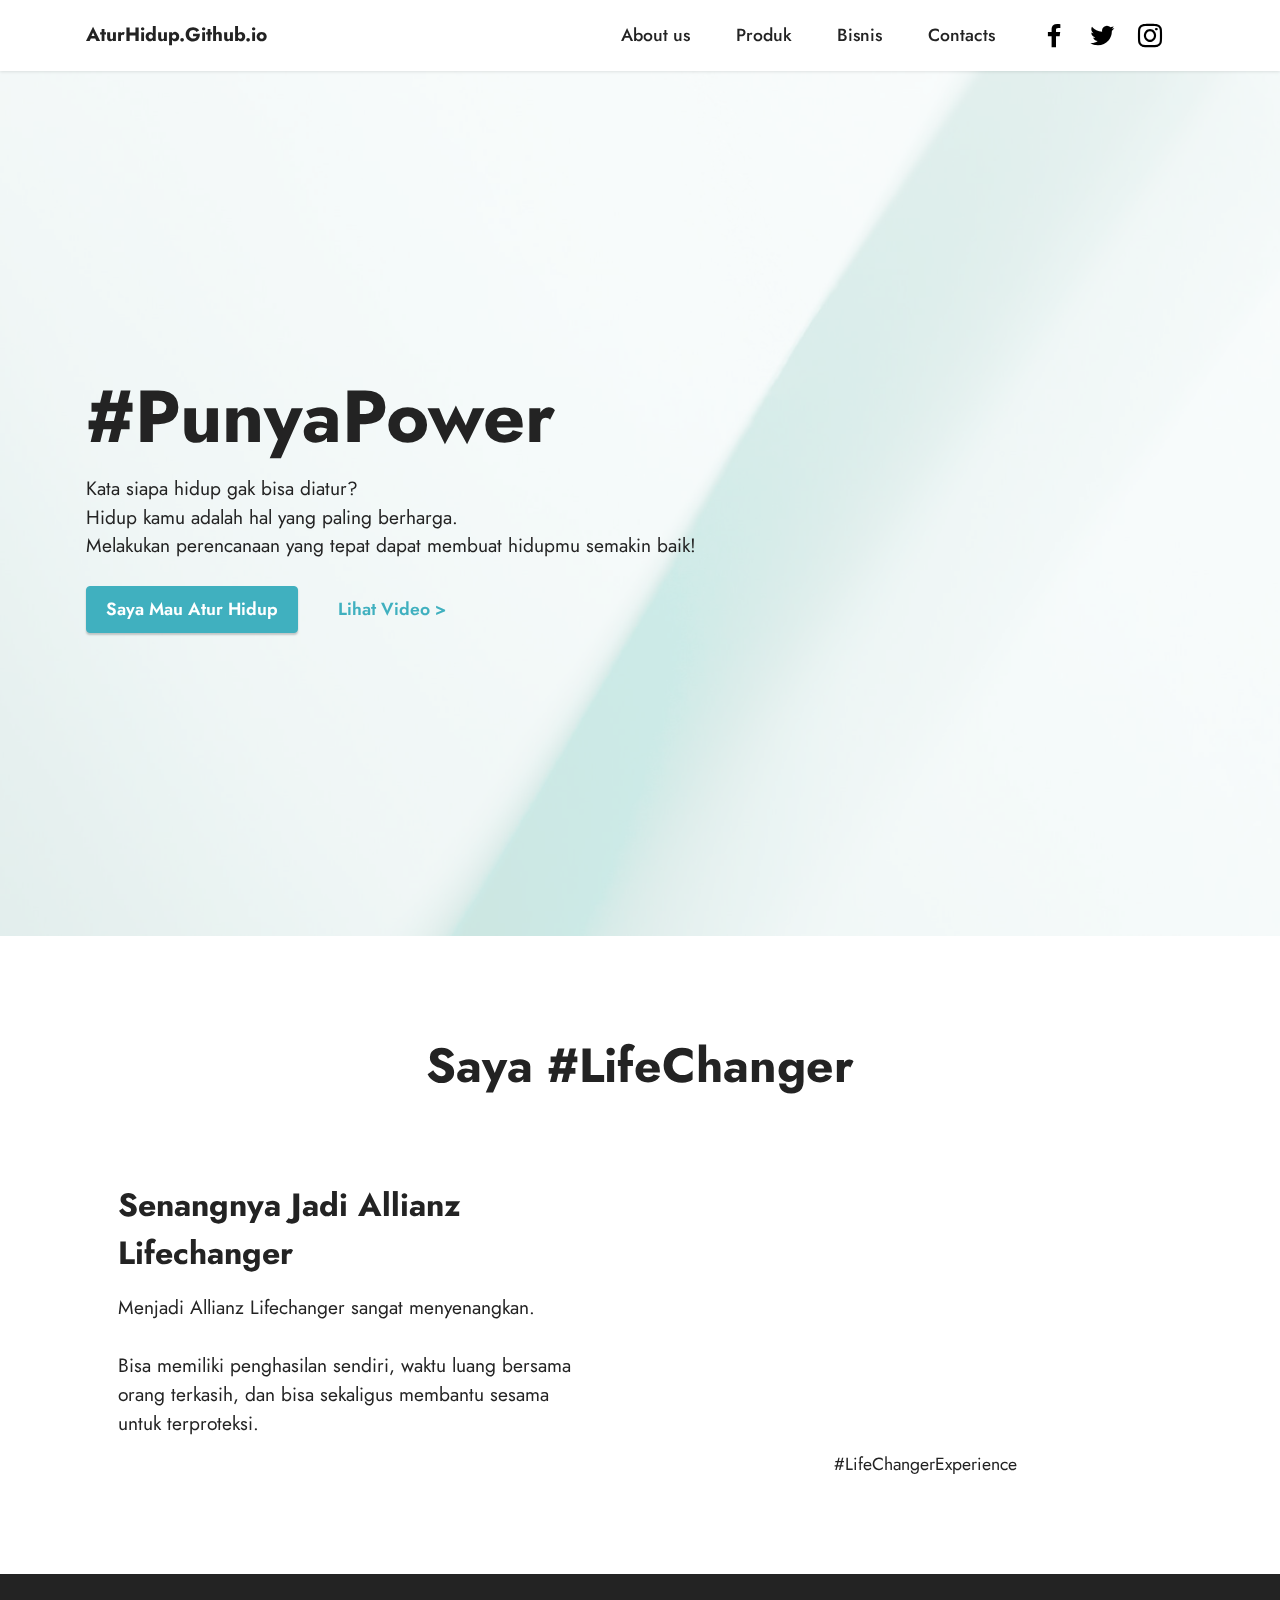
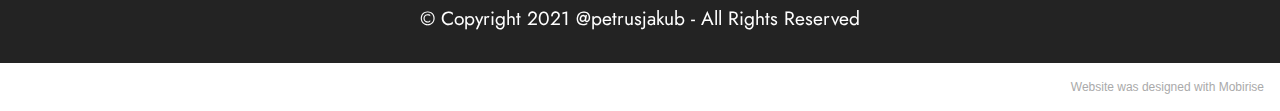
<file: index.html>
<!DOCTYPE html>
<html  >
<head>
  <!-- Site made with Mobirise Website Builder v5.2.0, https://mobirise.com -->
  <meta charset="UTF-8">
  <meta http-equiv="X-UA-Compatible" content="IE=edge">
  <meta name="generator" content="Mobirise v5.2.0, mobirise.com">
  <meta name="viewport" content="width=device-width, initial-scale=1, minimum-scale=1">
  <link rel="shortcut icon" href="assets/images/iconaturhidup2-128x128.png" type="image/x-icon">
  <meta name="description" content="">
  
  
  <title>Home</title>
  <link rel="stylesheet" href="assets/tether/tether.min.css">
  <link rel="stylesheet" href="assets/bootstrap/css/bootstrap.min.css">
  <link rel="stylesheet" href="assets/bootstrap/css/bootstrap-grid.min.css">
  <link rel="stylesheet" href="assets/bootstrap/css/bootstrap-reboot.min.css">
  <link rel="stylesheet" href="assets/dropdown/css/style.css">
  <link rel="stylesheet" href="assets/socicon/css/styles.css">
  <link rel="stylesheet" href="assets/theme/css/style.css">
  <link rel="preload" as="style" href="assets/mobirise/css/mbr-additional.css"><link rel="stylesheet" href="assets/mobirise/css/mbr-additional.css" type="text/css">
  
  
  
  
</head>
<body>
  
  <section class="menu menu3 cid-sno833vabW" once="menu" id="menu3-1">
    
    <nav class="navbar navbar-dropdown navbar-fixed-top navbar-expand-lg">
        <div class="container">
            <div class="navbar-brand">
                
                <span class="navbar-caption-wrap"><a class="navbar-caption text-black display-7" href="https://mobiri.se">AturHidup.Github.io</a></span>
            </div>
            <button class="navbar-toggler" type="button" data-toggle="collapse" data-target="#navbarSupportedContent" aria-controls="navbarNavAltMarkup" aria-expanded="false" aria-label="Toggle navigation">
                <div class="hamburger">
                    <span></span>
                    <span></span>
                    <span></span>
                    <span></span>
                </div>
            </button>
            <div class="collapse navbar-collapse" id="navbarSupportedContent">
                <ul class="navbar-nav nav-dropdown nav-right" data-app-modern-menu="true"><li class="nav-item"><a class="nav-link link text-black text-primary display-4" href="about-us.html" target="_blank">
                            About us</a></li>
                    <li class="nav-item"><a class="nav-link link text-black text-primary display-4" href="produk.html" target="_blank">
                            Produk</a></li><li class="nav-item"><a class="nav-link link text-black text-primary display-4" href="bisnis.html" target="_blank">
                            Bisnis</a></li>
                    <li class="nav-item"><a class="nav-link link text-black text-primary display-4" href="contact-us.html" target="_blank">Contacts</a>
                    </li></ul>
                <div class="icons-menu">
                    <a class="iconfont-wrapper" href="https://mobiri.se" target="_blank">
                        <span class="p-2 mbr-iconfont socicon-facebook socicon"></span>
                    </a>
                    <a class="iconfont-wrapper" href="https://mobiri.se" target="_blank">
                        <span class="p-2 mbr-iconfont socicon-twitter socicon"></span>
                    </a>
                    <a class="iconfont-wrapper" href="https://mobiri.se" target="_blank">
                        <span class="p-2 mbr-iconfont socicon-instagram socicon"></span>
                    </a>
                    
                </div>
                
            </div>
        </div>
    </nav>
</section>

<section class="header2 cid-snob0ca1OY mbr-fullscreen mbr-parallax-background" id="header2-c">

    

    <div class="mbr-overlay" style="opacity: 0.8; background-color: rgb(255, 255, 255);"></div>

    <div class="container">
        <div class="row">
            <div class="col-12 col-lg-7">
                <h1 class="mbr-section-title mbr-fonts-style mb-3 display-1"><strong>#PunyaPower</strong></h1>
                
                <p class="mbr-text mbr-fonts-style display-7">Kata siapa hidup gak bisa diatur?<br>Hidup kamu adalah hal yang paling berharga.<br>Melakukan perencanaan yang tepat dapat membuat hidupmu semakin baik!</p>
                <div class="mbr-section-btn mt-3"><a class="btn btn-success display-4" href="https://mobiri.se">Saya Mau Atur Hidup</a>
                    <a class="btn btn-success-outline display-4" href="https://mobiri.se">Lihat Video &gt;</a></div>
            </div>
        </div>
    </div>
</section>

<section class="video5 cid-snocNFbnYW" id="video5-d">
    
    
    <div class="container">
        <div class="title-wrapper mb-5">
            <h4 class="mbr-section-title mbr-fonts-style mb-0 display-2"><strong>Saya #LifeChanger</strong></h4>
        </div>
        <div class="row align-items-center">
            <div class="col-12 col-lg-6 video-block">
                <div class="video-wrapper"><iframe class="mbr-embedded-video" src="https://www.youtube.com/embed/i00_JGKMHVo?rel=0&amp;amp;showinfo=0&amp;autoplay=0&amp;loop=0" width="1280" height="720" frameborder="0" allowfullscreen></iframe></div>
                <p class="mbr-description pt-2 mbr-fonts-style display-4">
                    #LifeChangerExperience</p>
            </div>
            <div class="col-12 col-lg">
                <div class="text-wrapper">
                    <h3 class="mbr-section-subtitle mbr-fonts-style mb-3 display-5"><strong>Senangnya Jadi Allianz Lifechanger</strong></h3>
                    <p class="mbr-text mbr-fonts-style display-7">Menjadi Allianz Lifechanger sangat menyenangkan.
<br><br>Bisa memiliki penghasilan sendiri, waktu luang bersama orang terkasih, dan bisa sekaligus membantu sesama untuk terproteksi.</p>
                </div>
            </div>
        </div>
    </div>
</section>

<section class="footer7 cid-sno9yp2RLo" once="footers" id="footer7-3">

    

    

    <div class="container">
        <div class="media-container-row align-center mbr-white">
            <div class="col-12">
                <p class="mbr-text mb-0 mbr-fonts-style display-7">
                    © Copyright 2021 @petrusjakub - All Rights Reserved
                </p>
            </div>
        </div>
    </div>
</section><section style="background-color: #fff; font-family: -apple-system, BlinkMacSystemFont, 'Segoe UI', 'Roboto', 'Helvetica Neue', Arial, sans-serif; color:#aaa; font-size:12px; padding: 0; align-items: center; display: flex;"><a href="https://mobirise.site/f" style="flex: 1 1; height: 3rem; padding-left: 1rem;"></a><p style="flex: 0 0 auto; margin:0; padding-right:1rem;">Website was <a href="https://mobirise.site/g" style="color:#aaa;">designed</a> with Mobirise</p></section><script src="assets/web/assets/jquery/jquery.min.js"></script>  <script src="assets/popper/popper.min.js"></script>  <script src="assets/tether/tether.min.js"></script>  <script src="assets/bootstrap/js/bootstrap.min.js"></script>  <script src="assets/smoothscroll/smooth-scroll.js"></script>  <script src="assets/dropdown/js/nav-dropdown.js"></script>  <script src="assets/dropdown/js/navbar-dropdown.js"></script>  <script src="assets/touchswipe/jquery.touch-swipe.min.js"></script>  <script src="assets/parallax/jarallax.min.js"></script>  <script src="assets/playervimeo/vimeo_player.js"></script>  <script src="assets/theme/js/script.js"></script>  
  
  
</body>
</html>
</file>
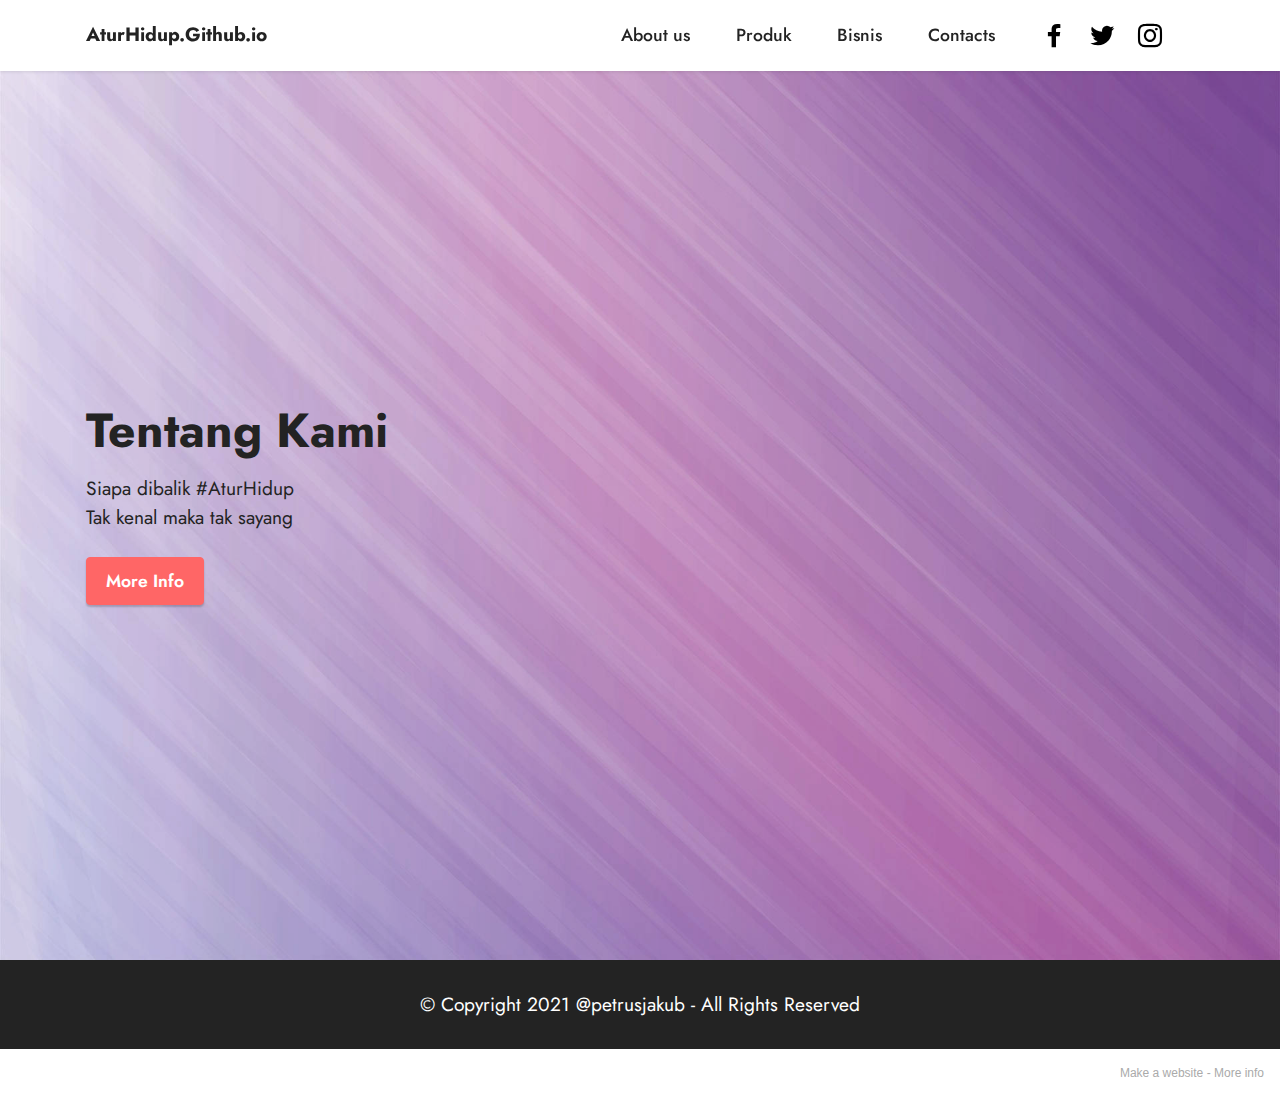
<file: about-us.html>
<!DOCTYPE html>
<html  >
<head>
  <!-- Site made with Mobirise Website Builder v5.2.0, https://mobirise.com -->
  <meta charset="UTF-8">
  <meta http-equiv="X-UA-Compatible" content="IE=edge">
  <meta name="generator" content="Mobirise v5.2.0, mobirise.com">
  <meta name="viewport" content="width=device-width, initial-scale=1, minimum-scale=1">
  <link rel="shortcut icon" href="assets/images/iconaturhidup2-128x128.png" type="image/x-icon">
  <meta name="description" content="">
  
  
  <title>About Us</title>
  <link rel="stylesheet" href="assets/tether/tether.min.css">
  <link rel="stylesheet" href="assets/bootstrap/css/bootstrap.min.css">
  <link rel="stylesheet" href="assets/bootstrap/css/bootstrap-grid.min.css">
  <link rel="stylesheet" href="assets/bootstrap/css/bootstrap-reboot.min.css">
  <link rel="stylesheet" href="assets/dropdown/css/style.css">
  <link rel="stylesheet" href="assets/socicon/css/styles.css">
  <link rel="stylesheet" href="assets/theme/css/style.css">
  <link rel="preload" as="style" href="assets/mobirise/css/mbr-additional.css"><link rel="stylesheet" href="assets/mobirise/css/mbr-additional.css" type="text/css">
  
  
  
  
</head>
<body>
  
  <section class="menu menu3 cid-snoammAnYr" once="menu" id="menu3-a">
    
    <nav class="navbar navbar-dropdown navbar-fixed-top navbar-expand-lg">
        <div class="container">
            <div class="navbar-brand">
                
                <span class="navbar-caption-wrap"><a class="navbar-caption text-black display-7" href="https://mobiri.se">AturHidup.Github.io</a></span>
            </div>
            <button class="navbar-toggler" type="button" data-toggle="collapse" data-target="#navbarSupportedContent" aria-controls="navbarNavAltMarkup" aria-expanded="false" aria-label="Toggle navigation">
                <div class="hamburger">
                    <span></span>
                    <span></span>
                    <span></span>
                    <span></span>
                </div>
            </button>
            <div class="collapse navbar-collapse" id="navbarSupportedContent">
                <ul class="navbar-nav nav-dropdown nav-right" data-app-modern-menu="true"><li class="nav-item"><a class="nav-link link text-black text-primary display-4" href="about-us.html" target="_blank">
                            About us</a></li>
                    <li class="nav-item"><a class="nav-link link text-black text-primary display-4" href="produk.html" target="_blank">
                            Produk</a></li><li class="nav-item"><a class="nav-link link text-black text-primary display-4" href="bisnis.html" target="_blank">
                            Bisnis</a></li>
                    <li class="nav-item"><a class="nav-link link text-black text-primary display-4" href="contact-us.html" target="_blank">Contacts</a>
                    </li></ul>
                <div class="icons-menu">
                    <a class="iconfont-wrapper" href="https://mobiri.se" target="_blank">
                        <span class="p-2 mbr-iconfont socicon-facebook socicon"></span>
                    </a>
                    <a class="iconfont-wrapper" href="https://mobiri.se" target="_blank">
                        <span class="p-2 mbr-iconfont socicon-twitter socicon"></span>
                    </a>
                    <a class="iconfont-wrapper" href="https://mobiri.se" target="_blank">
                        <span class="p-2 mbr-iconfont socicon-instagram socicon"></span>
                    </a>
                    
                </div>
                
            </div>
        </div>
    </nav>
</section>

<section class="header1 cid-snoePa7urq mbr-fullscreen" id="header1-e">

    

    <div class="mbr-overlay" style="opacity: 0.1; background-color: rgb(250, 250, 250);"></div>

    <div class="container">
        <div class="row">
            <div class="col-12 col-lg-5">
                <h1 class="mbr-section-title mbr-fonts-style mb-3 display-2"><strong>Tentang Kami</strong></h1>
                
                <p class="mbr-text mbr-fonts-style display-7">
                    Siapa dibalik #AturHidup<br>Tak kenal maka tak sayang</p>
                <div class="mbr-section-btn mt-3"><a class="btn btn-secondary display-4" href="https://mobiri.se">More Info</a></div>
            </div>
        </div>
    </div>
</section>

<section class="footer7 cid-snoammWfOL" once="footers" id="footer7-b">

    

    

    <div class="container">
        <div class="media-container-row align-center mbr-white">
            <div class="col-12">
                <p class="mbr-text mb-0 mbr-fonts-style display-7">
                    © Copyright 2021 @petrusjakub - All Rights Reserved
                </p>
            </div>
        </div>
    </div>
</section><section style="background-color: #fff; font-family: -apple-system, BlinkMacSystemFont, 'Segoe UI', 'Roboto', 'Helvetica Neue', Arial, sans-serif; color:#aaa; font-size:12px; padding: 0; align-items: center; display: flex;"><a href="https://mobirise.site/c" style="flex: 1 1; height: 3rem; padding-left: 1rem;"></a><p style="flex: 0 0 auto; margin:0; padding-right:1rem;">Make a website - <a href="https://mobirise.site/v" style="color:#aaa;">More info</a></p></section><script src="assets/web/assets/jquery/jquery.min.js"></script>  <script src="assets/popper/popper.min.js"></script>  <script src="assets/tether/tether.min.js"></script>  <script src="assets/bootstrap/js/bootstrap.min.js"></script>  <script src="assets/smoothscroll/smooth-scroll.js"></script>  <script src="assets/dropdown/js/nav-dropdown.js"></script>  <script src="assets/dropdown/js/navbar-dropdown.js"></script>  <script src="assets/touchswipe/jquery.touch-swipe.min.js"></script>  <script src="assets/theme/js/script.js"></script>  
  
  
</body>
</html>
</file>
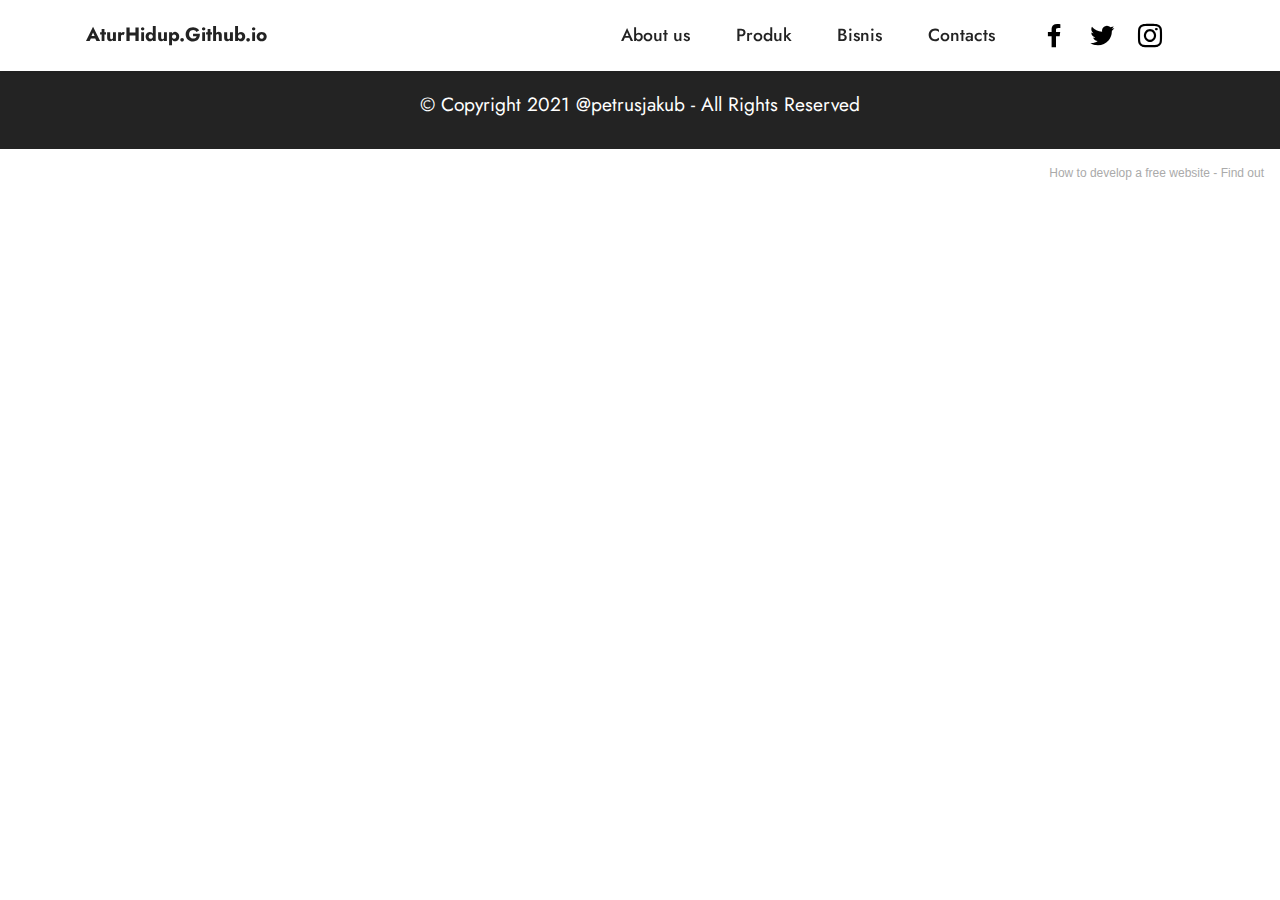
<file: bisnis.html>
<!DOCTYPE html>
<html  >
<head>
  <!-- Site made with Mobirise Website Builder v5.2.0, https://mobirise.com -->
  <meta charset="UTF-8">
  <meta http-equiv="X-UA-Compatible" content="IE=edge">
  <meta name="generator" content="Mobirise v5.2.0, mobirise.com">
  <meta name="viewport" content="width=device-width, initial-scale=1, minimum-scale=1">
  <link rel="shortcut icon" href="assets/images/iconaturhidup2-128x128.png" type="image/x-icon">
  <meta name="description" content="">
  
  
  <title>Bisnis</title>
  <link rel="stylesheet" href="assets/tether/tether.min.css">
  <link rel="stylesheet" href="assets/bootstrap/css/bootstrap.min.css">
  <link rel="stylesheet" href="assets/bootstrap/css/bootstrap-grid.min.css">
  <link rel="stylesheet" href="assets/bootstrap/css/bootstrap-reboot.min.css">
  <link rel="stylesheet" href="assets/dropdown/css/style.css">
  <link rel="stylesheet" href="assets/socicon/css/styles.css">
  <link rel="stylesheet" href="assets/theme/css/style.css">
  <link rel="preload" as="style" href="assets/mobirise/css/mbr-additional.css"><link rel="stylesheet" href="assets/mobirise/css/mbr-additional.css" type="text/css">
  
  
  
  
</head>
<body>
  
  <section class="menu menu3 cid-sno9DKRFpi" once="menu" id="menu3-6">
    
    <nav class="navbar navbar-dropdown navbar-fixed-top navbar-expand-lg">
        <div class="container">
            <div class="navbar-brand">
                
                <span class="navbar-caption-wrap"><a class="navbar-caption text-black display-7" href="https://mobiri.se">AturHidup.Github.io</a></span>
            </div>
            <button class="navbar-toggler" type="button" data-toggle="collapse" data-target="#navbarSupportedContent" aria-controls="navbarNavAltMarkup" aria-expanded="false" aria-label="Toggle navigation">
                <div class="hamburger">
                    <span></span>
                    <span></span>
                    <span></span>
                    <span></span>
                </div>
            </button>
            <div class="collapse navbar-collapse" id="navbarSupportedContent">
                <ul class="navbar-nav nav-dropdown nav-right" data-app-modern-menu="true"><li class="nav-item"><a class="nav-link link text-black text-primary display-4" href="about-us.html" target="_blank">
                            About us</a></li>
                    <li class="nav-item"><a class="nav-link link text-black text-primary display-4" href="produk.html" target="_blank">
                            Produk</a></li><li class="nav-item"><a class="nav-link link text-black text-primary display-4" href="bisnis.html" target="_blank">
                            Bisnis</a></li>
                    <li class="nav-item"><a class="nav-link link text-black text-primary display-4" href="contact-us.html" target="_blank">Contacts</a>
                    </li></ul>
                <div class="icons-menu">
                    <a class="iconfont-wrapper" href="https://mobiri.se" target="_blank">
                        <span class="p-2 mbr-iconfont socicon-facebook socicon"></span>
                    </a>
                    <a class="iconfont-wrapper" href="https://mobiri.se" target="_blank">
                        <span class="p-2 mbr-iconfont socicon-twitter socicon"></span>
                    </a>
                    <a class="iconfont-wrapper" href="https://mobiri.se" target="_blank">
                        <span class="p-2 mbr-iconfont socicon-instagram socicon"></span>
                    </a>
                    
                </div>
                
            </div>
        </div>
    </nav>
</section>

<section class="footer7 cid-sno9DLdG1W" once="footers" id="footer7-7">

    

    

    <div class="container">
        <div class="media-container-row align-center mbr-white">
            <div class="col-12">
                <p class="mbr-text mb-0 mbr-fonts-style display-7">
                    © Copyright 2021 @petrusjakub - All Rights Reserved
                </p>
            </div>
        </div>
    </div>
</section><section style="background-color: #fff; font-family: -apple-system, BlinkMacSystemFont, 'Segoe UI', 'Roboto', 'Helvetica Neue', Arial, sans-serif; color:#aaa; font-size:12px; padding: 0; align-items: center; display: flex;"><a href="https://mobirise.site/p" style="flex: 1 1; height: 3rem; padding-left: 1rem;"></a><p style="flex: 0 0 auto; margin:0; padding-right:1rem;">How to develop a free website - <a href="https://mobirise.site/x" style="color:#aaa;">Find out</a></p></section><script src="assets/web/assets/jquery/jquery.min.js"></script>  <script src="assets/popper/popper.min.js"></script>  <script src="assets/tether/tether.min.js"></script>  <script src="assets/bootstrap/js/bootstrap.min.js"></script>  <script src="assets/smoothscroll/smooth-scroll.js"></script>  <script src="assets/dropdown/js/nav-dropdown.js"></script>  <script src="assets/dropdown/js/navbar-dropdown.js"></script>  <script src="assets/touchswipe/jquery.touch-swipe.min.js"></script>  <script src="assets/theme/js/script.js"></script>  
  
  
</body>
</html>
</file>
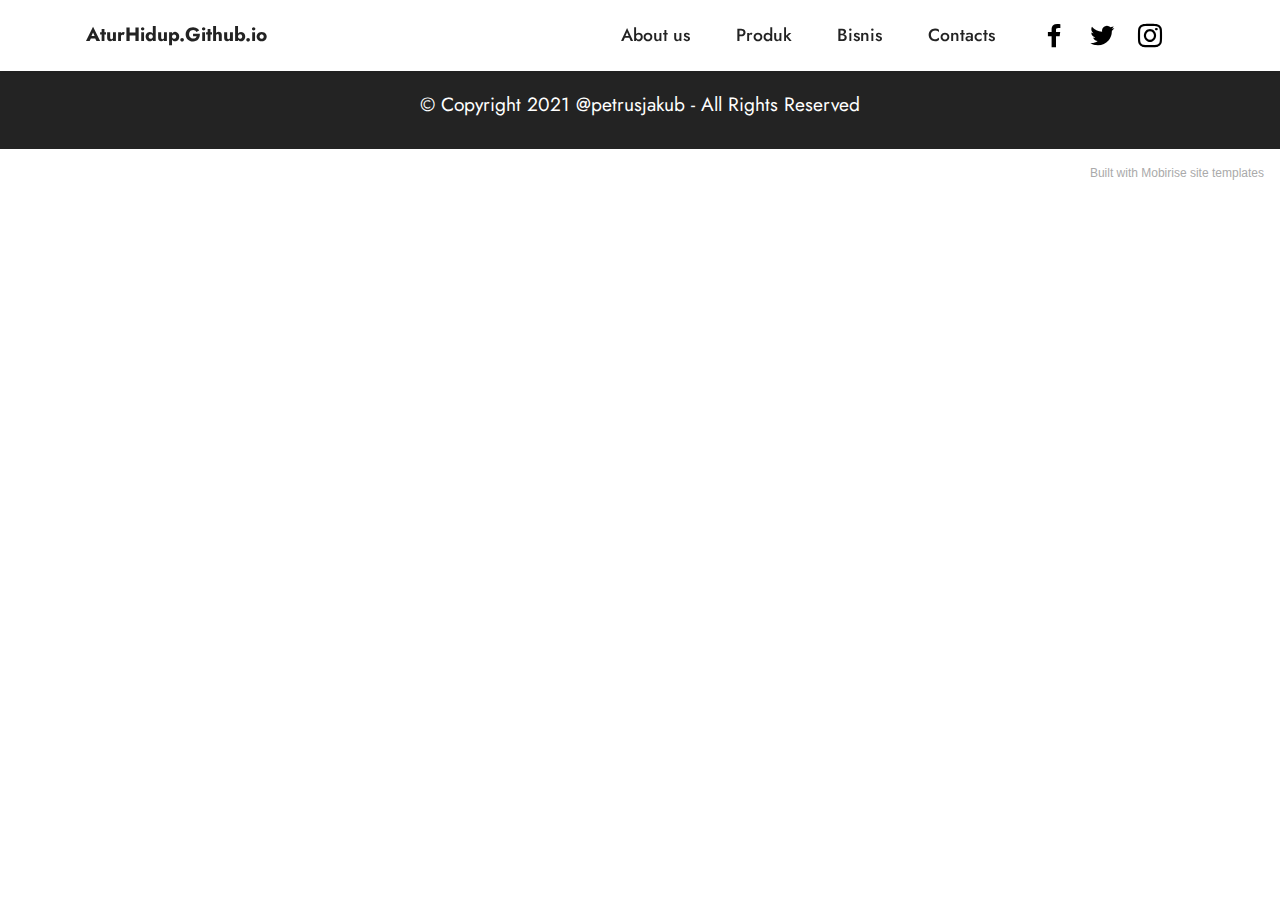
<file: contact-us.html>
<!DOCTYPE html>
<html  >
<head>
  <!-- Site made with Mobirise Website Builder v5.2.0, https://mobirise.com -->
  <meta charset="UTF-8">
  <meta http-equiv="X-UA-Compatible" content="IE=edge">
  <meta name="generator" content="Mobirise v5.2.0, mobirise.com">
  <meta name="viewport" content="width=device-width, initial-scale=1, minimum-scale=1">
  <link rel="shortcut icon" href="assets/images/iconaturhidup2-128x128.png" type="image/x-icon">
  <meta name="description" content="">
  
  
  <title>Contact Us</title>
  <link rel="stylesheet" href="assets/tether/tether.min.css">
  <link rel="stylesheet" href="assets/bootstrap/css/bootstrap.min.css">
  <link rel="stylesheet" href="assets/bootstrap/css/bootstrap-grid.min.css">
  <link rel="stylesheet" href="assets/bootstrap/css/bootstrap-reboot.min.css">
  <link rel="stylesheet" href="assets/dropdown/css/style.css">
  <link rel="stylesheet" href="assets/socicon/css/styles.css">
  <link rel="stylesheet" href="assets/theme/css/style.css">
  <link rel="preload" as="style" href="assets/mobirise/css/mbr-additional.css"><link rel="stylesheet" href="assets/mobirise/css/mbr-additional.css" type="text/css">
  
  
  
  
</head>
<body>
  
  <section class="menu menu3 cid-sno9EI9tIE" once="menu" id="menu3-8">
    
    <nav class="navbar navbar-dropdown navbar-fixed-top navbar-expand-lg">
        <div class="container">
            <div class="navbar-brand">
                
                <span class="navbar-caption-wrap"><a class="navbar-caption text-black display-7" href="https://mobiri.se">AturHidup.Github.io</a></span>
            </div>
            <button class="navbar-toggler" type="button" data-toggle="collapse" data-target="#navbarSupportedContent" aria-controls="navbarNavAltMarkup" aria-expanded="false" aria-label="Toggle navigation">
                <div class="hamburger">
                    <span></span>
                    <span></span>
                    <span></span>
                    <span></span>
                </div>
            </button>
            <div class="collapse navbar-collapse" id="navbarSupportedContent">
                <ul class="navbar-nav nav-dropdown nav-right" data-app-modern-menu="true"><li class="nav-item"><a class="nav-link link text-black text-primary display-4" href="about-us.html" target="_blank">
                            About us</a></li>
                    <li class="nav-item"><a class="nav-link link text-black text-primary display-4" href="produk.html" target="_blank">
                            Produk</a></li><li class="nav-item"><a class="nav-link link text-black text-primary display-4" href="bisnis.html" target="_blank">
                            Bisnis</a></li>
                    <li class="nav-item"><a class="nav-link link text-black text-primary display-4" href="contact-us.html" target="_blank">Contacts</a>
                    </li></ul>
                <div class="icons-menu">
                    <a class="iconfont-wrapper" href="https://mobiri.se" target="_blank">
                        <span class="p-2 mbr-iconfont socicon-facebook socicon"></span>
                    </a>
                    <a class="iconfont-wrapper" href="https://mobiri.se" target="_blank">
                        <span class="p-2 mbr-iconfont socicon-twitter socicon"></span>
                    </a>
                    <a class="iconfont-wrapper" href="https://mobiri.se" target="_blank">
                        <span class="p-2 mbr-iconfont socicon-instagram socicon"></span>
                    </a>
                    
                </div>
                
            </div>
        </div>
    </nav>
</section>

<section class="footer7 cid-sno9EItmQu" once="footers" id="footer7-9">

    

    

    <div class="container">
        <div class="media-container-row align-center mbr-white">
            <div class="col-12">
                <p class="mbr-text mb-0 mbr-fonts-style display-7">
                    © Copyright 2021 @petrusjakub - All Rights Reserved
                </p>
            </div>
        </div>
    </div>
</section><section style="background-color: #fff; font-family: -apple-system, BlinkMacSystemFont, 'Segoe UI', 'Roboto', 'Helvetica Neue', Arial, sans-serif; color:#aaa; font-size:12px; padding: 0; align-items: center; display: flex;"><a href="https://mobirise.site/e" style="flex: 1 1; height: 3rem; padding-left: 1rem;"></a><p style="flex: 0 0 auto; margin:0; padding-right:1rem;">Built with Mobirise <a href="https://mobirise.site/u" style="color:#aaa;">site</a> templates</p></section><script src="assets/web/assets/jquery/jquery.min.js"></script>  <script src="assets/popper/popper.min.js"></script>  <script src="assets/tether/tether.min.js"></script>  <script src="assets/bootstrap/js/bootstrap.min.js"></script>  <script src="assets/smoothscroll/smooth-scroll.js"></script>  <script src="assets/dropdown/js/nav-dropdown.js"></script>  <script src="assets/dropdown/js/navbar-dropdown.js"></script>  <script src="assets/touchswipe/jquery.touch-swipe.min.js"></script>  <script src="assets/theme/js/script.js"></script>  
  
  
</body>
</html>
</file>
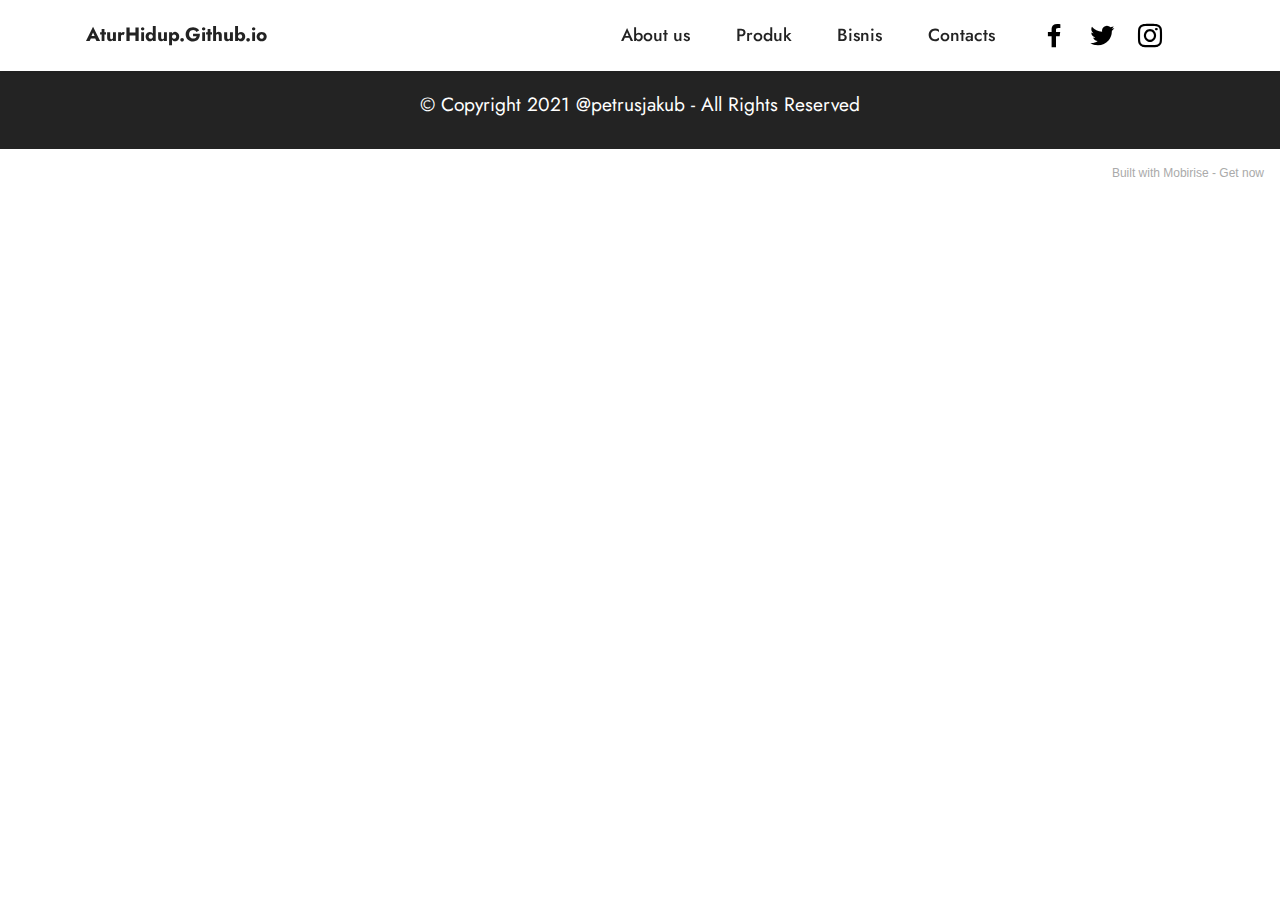
<file: produk.html>
<!DOCTYPE html>
<html  >
<head>
  <!-- Site made with Mobirise Website Builder v5.2.0, https://mobirise.com -->
  <meta charset="UTF-8">
  <meta http-equiv="X-UA-Compatible" content="IE=edge">
  <meta name="generator" content="Mobirise v5.2.0, mobirise.com">
  <meta name="viewport" content="width=device-width, initial-scale=1, minimum-scale=1">
  <link rel="shortcut icon" href="assets/images/iconaturhidup2-128x128.png" type="image/x-icon">
  <meta name="description" content="">
  
  
  <title>Produk</title>
  <link rel="stylesheet" href="assets/tether/tether.min.css">
  <link rel="stylesheet" href="assets/bootstrap/css/bootstrap.min.css">
  <link rel="stylesheet" href="assets/bootstrap/css/bootstrap-grid.min.css">
  <link rel="stylesheet" href="assets/bootstrap/css/bootstrap-reboot.min.css">
  <link rel="stylesheet" href="assets/dropdown/css/style.css">
  <link rel="stylesheet" href="assets/socicon/css/styles.css">
  <link rel="stylesheet" href="assets/theme/css/style.css">
  <link rel="preload" as="style" href="assets/mobirise/css/mbr-additional.css"><link rel="stylesheet" href="assets/mobirise/css/mbr-additional.css" type="text/css">
  
  
  
  
</head>
<body>
  
  <section class="menu menu3 cid-sno9BZQIDE" once="menu" id="menu3-4">
    
    <nav class="navbar navbar-dropdown navbar-fixed-top navbar-expand-lg">
        <div class="container">
            <div class="navbar-brand">
                
                <span class="navbar-caption-wrap"><a class="navbar-caption text-black display-7" href="https://mobiri.se">AturHidup.Github.io</a></span>
            </div>
            <button class="navbar-toggler" type="button" data-toggle="collapse" data-target="#navbarSupportedContent" aria-controls="navbarNavAltMarkup" aria-expanded="false" aria-label="Toggle navigation">
                <div class="hamburger">
                    <span></span>
                    <span></span>
                    <span></span>
                    <span></span>
                </div>
            </button>
            <div class="collapse navbar-collapse" id="navbarSupportedContent">
                <ul class="navbar-nav nav-dropdown nav-right" data-app-modern-menu="true"><li class="nav-item"><a class="nav-link link text-black text-primary display-4" href="about-us.html" target="_blank">
                            About us</a></li>
                    <li class="nav-item"><a class="nav-link link text-black text-primary display-4" href="produk.html" target="_blank">
                            Produk</a></li><li class="nav-item"><a class="nav-link link text-black text-primary display-4" href="bisnis.html" target="_blank">
                            Bisnis</a></li>
                    <li class="nav-item"><a class="nav-link link text-black text-primary display-4" href="contact-us.html" target="_blank">Contacts</a>
                    </li></ul>
                <div class="icons-menu">
                    <a class="iconfont-wrapper" href="https://mobiri.se" target="_blank">
                        <span class="p-2 mbr-iconfont socicon-facebook socicon"></span>
                    </a>
                    <a class="iconfont-wrapper" href="https://mobiri.se" target="_blank">
                        <span class="p-2 mbr-iconfont socicon-twitter socicon"></span>
                    </a>
                    <a class="iconfont-wrapper" href="https://mobiri.se" target="_blank">
                        <span class="p-2 mbr-iconfont socicon-instagram socicon"></span>
                    </a>
                    
                </div>
                
            </div>
        </div>
    </nav>
</section>

<section class="footer7 cid-sno9C0rX13" once="footers" id="footer7-5">

    

    

    <div class="container">
        <div class="media-container-row align-center mbr-white">
            <div class="col-12">
                <p class="mbr-text mb-0 mbr-fonts-style display-7">
                    © Copyright 2021 @petrusjakub - All Rights Reserved
                </p>
            </div>
        </div>
    </div>
</section><section style="background-color: #fff; font-family: -apple-system, BlinkMacSystemFont, 'Segoe UI', 'Roboto', 'Helvetica Neue', Arial, sans-serif; color:#aaa; font-size:12px; padding: 0; align-items: center; display: flex;"><a href="https://mobirise.site/z" style="flex: 1 1; height: 3rem; padding-left: 1rem;"></a><p style="flex: 0 0 auto; margin:0; padding-right:1rem;">Built with Mobirise - <a href="https://mobirise.site/l" style="color:#aaa;">Get now</a></p></section><script src="assets/web/assets/jquery/jquery.min.js"></script>  <script src="assets/popper/popper.min.js"></script>  <script src="assets/tether/tether.min.js"></script>  <script src="assets/bootstrap/js/bootstrap.min.js"></script>  <script src="assets/smoothscroll/smooth-scroll.js"></script>  <script src="assets/dropdown/js/nav-dropdown.js"></script>  <script src="assets/dropdown/js/navbar-dropdown.js"></script>  <script src="assets/touchswipe/jquery.touch-swipe.min.js"></script>  <script src="assets/theme/js/script.js"></script>  
  
  
</body>
</html>
</file>
<file: assets/dropdown/css/style.css>
.navbar-dropdown {
  left: 0;
  padding: 0;
  position: absolute;
  right: 0;
  top: 0;
  transition: all 0.45s ease;
  z-index: 1030;
  background: #282828; }
  .navbar-dropdown .navbar-logo {
    margin-right: 0.8rem;
    transition: margin 0.3s ease-in-out;
    vertical-align: middle; }
    .navbar-dropdown .navbar-logo img {
      height: 3.125rem;
      transition: all 0.3s ease-in-out; }
    .navbar-dropdown .navbar-logo.mbr-iconfont {
      font-size: 3.125rem;
      line-height: 3.125rem; }
  .navbar-dropdown .navbar-caption {
    font-weight: 700;
    white-space: normal;
    vertical-align: -4px;
    line-height: 3.125rem !important; }
    .navbar-dropdown .navbar-caption, .navbar-dropdown .navbar-caption:hover {
      color: inherit;
      text-decoration: none; }
  .navbar-dropdown .mbr-iconfont + .navbar-caption {
    vertical-align: -1px; }
  .navbar-dropdown.navbar-fixed-top {
    position: fixed; }
  .navbar-dropdown .navbar-brand span {
    vertical-align: -4px; }
  .navbar-dropdown.bg-color.transparent {
    background: none; }
  .navbar-dropdown.navbar-short .navbar-brand {
    padding: 0.625rem 0; }
    .navbar-dropdown.navbar-short .navbar-brand span {
      vertical-align: -1px; }
  .navbar-dropdown.navbar-short .navbar-caption {
    line-height: 2.375rem !important;
    vertical-align: -2px; }
  .navbar-dropdown.navbar-short .navbar-logo {
    margin-right: 0.5rem; }
    .navbar-dropdown.navbar-short .navbar-logo img {
      height: 2.375rem; }
    .navbar-dropdown.navbar-short .navbar-logo.mbr-iconfont {
      font-size: 2.375rem;
      line-height: 2.375rem; }
  .navbar-dropdown.navbar-short .mbr-table-cell {
    height: 3.625rem; }
  .navbar-dropdown .navbar-close {
    left: 0.6875rem;
    position: fixed;
    top: 0.75rem;
    z-index: 1000; }
  .navbar-dropdown .hamburger-icon {
    content: "";
    display: inline-block;
    vertical-align: middle;
    width: 16px;
    -webkit-box-shadow: 0 -6px 0 1px #282828,0 0 0 1px #282828,0 6px 0 1px #282828;
    -moz-box-shadow: 0 -6px 0 1px #282828,0 0 0 1px #282828,0 6px 0 1px #282828;
    box-shadow: 0 -6px 0 1px #282828,0 0 0 1px #282828,0 6px 0 1px #282828; }

.dropdown-menu .dropdown-toggle[data-toggle="dropdown-submenu"]::after {
  border-bottom: 0.35em solid transparent;
  border-left: 0.35em solid;
  border-right: 0;
  border-top: 0.35em solid transparent;
  margin-left: 0.3rem; }

.dropdown-menu .dropdown-item:focus {
  outline: 0; }

.nav-dropdown {
  font-size: 0.75rem;
  font-weight: 500;
  height: auto !important; }
  .nav-dropdown .nav-btn {
    padding-left: 1rem; }
  .nav-dropdown .link {
    margin: .667em 1.667em;
    font-weight: 500;
    padding: 0;
    transition: color .2s ease-in-out; }
    .nav-dropdown .link.dropdown-toggle {
      margin-right: 2.583em; }
      .nav-dropdown .link.dropdown-toggle::after {
        margin-left: .25rem;
        border-top: 0.35em solid;
        border-right: 0.35em solid transparent;
        border-left: 0.35em solid transparent;
        border-bottom: 0; }
      .nav-dropdown .link.dropdown-toggle[aria-expanded="true"] {
        margin: 0;
        padding: 0.667em 3.263em  0.667em 1.667em; }
  .nav-dropdown .link::after,
  .nav-dropdown .dropdown-item::after {
    color: inherit; }
  .nav-dropdown .btn {
    font-size: 0.75rem;
    font-weight: 700;
    letter-spacing: 0;
    margin-bottom: 0;
    padding-left: 1.25rem;
    padding-right: 1.25rem; }
  .nav-dropdown .dropdown-menu {
    border-radius: 0;
    border: 0;
    left: 0;
    margin: 0;
    padding-bottom: 1.25rem;
    padding-top: 1.25rem;
    position: relative; }
  .nav-dropdown .dropdown-submenu {
    margin-left: 0.125rem;
    top: 0; }
  .nav-dropdown .dropdown-item {
    font-weight: 500;
    line-height: 2;
    padding: 0.3846em 4.615em 0.3846em 1.5385em;
    position: relative;
    transition: color .2s ease-in-out, background-color .2s ease-in-out; }
    .nav-dropdown .dropdown-item::after {
      margin-top: -0.3077em;
      position: absolute;
      right: 1.1538em;
      top: 50%; }
    .nav-dropdown .dropdown-item:focus, .nav-dropdown .dropdown-item:hover {
      background: none; }

@media (max-width: 767px) {
  .nav-dropdown.navbar-toggleable-sm {
    bottom: 0;
    display: none;
    left: 0;
    overflow-x: hidden;
    position: fixed;
    top: 0;
    transform: translateX(-100%);
    -ms-transform: translateX(-100%);
    -webkit-transform: translateX(-100%);
    width: 18.75rem;
    z-index: 999; } }
.nav-dropdown.navbar-toggleable-xl {
  bottom: 0;
  display: none;
  left: 0;
  overflow-x: hidden;
  position: fixed;
  top: 0;
  transform: translateX(-100%);
  -ms-transform: translateX(-100%);
  -webkit-transform: translateX(-100%);
  width: 18.75rem;
  z-index: 999; }

.nav-dropdown-sm {
  display: block !important;
  overflow-x: hidden;
  overflow: auto;
  padding-top: 3.875rem; }
  .nav-dropdown-sm::after {
    content: "";
    display: block;
    height: 3rem;
    width: 100%; }
  .nav-dropdown-sm.collapse.in ~ .navbar-close {
    display: block !important; }
  .nav-dropdown-sm.collapsing, .nav-dropdown-sm.collapse.in {
    transform: translateX(0);
    -ms-transform: translateX(0);
    -webkit-transform: translateX(0);
    transition: all 0.25s ease-out;
    -webkit-transition: all 0.25s ease-out;
    background: #282828; }
  .nav-dropdown-sm.collapsing[aria-expanded="false"] {
    transform: translateX(-100%);
    -ms-transform: translateX(-100%);
    -webkit-transform: translateX(-100%); }
  .nav-dropdown-sm .nav-item {
    display: block;
    margin-left: 0 !important;
    padding-left: 0; }
  .nav-dropdown-sm .link,
  .nav-dropdown-sm .dropdown-item {
    border-top: 1px dotted rgba(255, 255, 255, 0.1);
    font-size: 0.8125rem;
    line-height: 1.6;
    margin: 0 !important;
    padding: 0.875rem 2.4rem 0.875rem 1.5625rem !important;
    position: relative;
    white-space: normal; }
    .nav-dropdown-sm .link:focus, .nav-dropdown-sm .link:hover,
    .nav-dropdown-sm .dropdown-item:focus,
    .nav-dropdown-sm .dropdown-item:hover {
      background: rgba(0, 0, 0, 0.2) !important;
      color: #c0a375; }
  .nav-dropdown-sm .nav-btn {
    position: relative;
    padding: 1.5625rem 1.5625rem 0 1.5625rem; }
    .nav-dropdown-sm .nav-btn::before {
      border-top: 1px dotted rgba(255, 255, 255, 0.1);
      content: "";
      left: 0;
      position: absolute;
      top: 0;
      width: 100%; }
    .nav-dropdown-sm .nav-btn + .nav-btn {
      padding-top: 0.625rem; }
      .nav-dropdown-sm .nav-btn + .nav-btn::before {
        display: none; }
  .nav-dropdown-sm .btn {
    padding: 0.625rem 0; }
  .nav-dropdown-sm .dropdown-toggle[data-toggle="dropdown-submenu"]::after {
    margin-left: .25rem;
    border-top: 0.35em solid;
    border-right: 0.35em solid transparent;
    border-left: 0.35em solid transparent;
    border-bottom: 0; }
  .nav-dropdown-sm .dropdown-toggle[data-toggle="dropdown-submenu"][aria-expanded="true"]::after {
    border-top: 0;
    border-right: 0.35em solid transparent;
    border-left: 0.35em solid transparent;
    border-bottom: 0.35em solid; }
  .nav-dropdown-sm .dropdown-menu {
    margin: 0;
    padding: 0;
    position: relative;
    top: 0;
    left: 0;
    width: 100%;
    border: 0;
    float: none;
    border-radius: 0;
    background: none; }
  .nav-dropdown-sm .dropdown-submenu {
    left: 100%;
    margin-left: 0.125rem;
    margin-top: -1.25rem;
    top: 0; }

.navbar-toggleable-sm .nav-dropdown .dropdown-menu {
  position: absolute; }

.navbar-toggleable-sm .nav-dropdown .dropdown-submenu {
  left: 100%;
  margin-left: 0.125rem;
  margin-top: -1.25rem;
  top: 0; }

.navbar-toggleable-sm.opened .nav-dropdown .dropdown-menu {
  position: relative; }

.navbar-toggleable-sm.opened .nav-dropdown .dropdown-submenu {
  left: 0;
  margin-left: 00rem;
  margin-top: 0rem;
  top: 0; }

.is-builder .nav-dropdown.collapsing {
  transition: none !important; }

/*# sourceMappingURL=style.css.map */
</file>
<file: assets/socicon/css/styles.css>
@charset "UTF-8";

@font-face {
  font-family: 'Socicon';
  src:  url('../fonts/socicon.eot');
  src:  url('../fonts/socicon.eot?#iefix') format('embedded-opentype'),
    url('../fonts/socicon.woff2') format('woff2'),
    url('../fonts/socicon.ttf') format('truetype'),
    url('../fonts/socicon.woff') format('woff'),
    url('../fonts/socicon.svg#socicon') format('svg');
  font-weight: normal;
  font-style: normal;
}

[data-icon]:before {
  font-family: "socicon" !important;
  content: attr(data-icon);
  font-style: normal !important;
  font-weight: normal !important;
  font-variant: normal !important;
  text-transform: none !important;
  speak: none;
  line-height: 1;
  -webkit-font-smoothing: antialiased;
  -moz-osx-font-smoothing: grayscale;
}

[class^="socicon-"], [class*=" socicon-"] {
  /* use !important to prevent issues with browser extensions that change fonts */
  font-family: 'Socicon' !important;
  speak: none;
  font-style: normal;
  font-weight: normal;
  font-variant: normal;
  text-transform: none;
  line-height: 1;

  /* Better Font Rendering =========== */
  -webkit-font-smoothing: antialiased;
  -moz-osx-font-smoothing: grayscale;
}

.socicon-eitaa:before {
  content: "\e97c";
}
.socicon-soroush:before {
  content: "\e97d";
}
.socicon-bale:before {
  content: "\e97e";
}
.socicon-zazzle:before {
  content: "\e97b";
}
.socicon-society6:before {
  content: "\e97a";
}
.socicon-redbubble:before {
  content: "\e979";
}
.socicon-avvo:before {
  content: "\e978";
}
.socicon-stitcher:before {
  content: "\e977";
}
.socicon-googlehangouts:before {
  content: "\e974";
}
.socicon-dlive:before {
  content: "\e975";
}
.socicon-vsco:before {
  content: "\e976";
}
.socicon-flipboard:before {
  content: "\e973";
}
.socicon-ubuntu:before {
  content: "\e958";
}
.socicon-artstation:before {
  content: "\e959";
}
.socicon-invision:before {
  content: "\e95a";
}
.socicon-torial:before {
  content: "\e95b";
}
.socicon-collectorz:before {
  content: "\e95c";
}
.socicon-seenthis:before {
  content: "\e95d";
}
.socicon-googleplaymusic:before {
  content: "\e95e";
}
.socicon-debian:before {
  content: "\e95f";
}
.socicon-filmfreeway:before {
  content: "\e960";
}
.socicon-gnome:before {
  content: "\e961";
}
.socicon-itchio:before {
  content: "\e962";
}
.socicon-jamendo:before {
  content: "\e963";
}
.socicon-mix:before {
  content: "\e964";
}
.socicon-sharepoint:before {
  content: "\e965";
}
.socicon-tinder:before {
  content: "\e966";
}
.socicon-windguru:before {
  content: "\e967";
}
.socicon-cdbaby:before {
  content: "\e968";
}
.socicon-elementaryos:before {
  content: "\e969";
}
.socicon-stage32:before {
  content: "\e96a";
}
.socicon-tiktok:before {
  content: "\e96b";
}
.socicon-gitter:before {
  content: "\e96c";
}
.socicon-letterboxd:before {
  content: "\e96d";
}
.socicon-threema:before {
  content: "\e96e";
}
.socicon-splice:before {
  content: "\e96f";
}
.socicon-metapop:before {
  content: "\e970";
}
.socicon-naver:before {
  content: "\e971";
}
.socicon-remote:before {
  content: "\e972";
}
.socicon-internet:before {
  content: "\e957";
}
.socicon-moddb:before {
  content: "\e94b";
}
.socicon-indiedb:before {
  content: "\e94c";
}
.socicon-traxsource:before {
  content: "\e94d";
}
.socicon-gamefor:before {
  content: "\e94e";
}
.socicon-pixiv:before {
  content: "\e94f";
}
.socicon-myanimelist:before {
  content: "\e950";
}
.socicon-blackberry:before {
  content: "\e951";
}
.socicon-wickr:before {
  content: "\e952";
}
.socicon-spip:before {
  content: "\e953";
}
.socicon-napster:before {
  content: "\e954";
}
.socicon-beatport:before {
  content: "\e955";
}
.socicon-hackerone:before {
  content: "\e956";
}
.socicon-hackernews:before {
  content: "\e946";
}
.socicon-smashwords:before {
  content: "\e947";
}
.socicon-kobo:before {
  content: "\e948";
}
.socicon-bookbub:before {
  content: "\e949";
}
.socicon-mailru:before {
  content: "\e94a";
}
.socicon-gitlab:before {
  content: "\e945";
}
.socicon-instructables:before {
  content: "\e944";
}
.socicon-portfolio:before {
  content: "\e943";
}
.socicon-codered:before {
  content: "\e940";
}
.socicon-origin:before {
  content: "\e941";
}
.socicon-nextdoor:before {
  content: "\e942";
}
.socicon-udemy:before {
  content: "\e93f";
}
.socicon-livemaster:before {
  content: "\e93e";
}
.socicon-crunchbase:before {
  content: "\e93b";
}
.socicon-homefy:before {
  content: "\e93c";
}
.socicon-calendly:before {
  content: "\e93d";
}
.socicon-realtor:before {
  content: "\e90f";
}
.socicon-tidal:before {
  content: "\e910";
}
.socicon-qobuz:before {
  content: "\e911";
}
.socicon-natgeo:before {
  content: "\e912";
}
.socicon-mastodon:before {
  content: "\e913";
}
.socicon-unsplash:before {
  content: "\e914";
}
.socicon-homeadvisor:before {
  content: "\e915";
}
.socicon-angieslist:before {
  content: "\e916";
}
.socicon-codepen:before {
  content: "\e917";
}
.socicon-slack:before {
  content: "\e918";
}
.socicon-openaigym:before {
  content: "\e919";
}
.socicon-logmein:before {
  content: "\e91a";
}
.socicon-fiverr:before {
  content: "\e91b";
}
.socicon-gotomeeting:before {
  content: "\e91c";
}
.socicon-aliexpress:before {
  content: "\e91d";
}
.socicon-guru:before {
  content: "\e91e";
}
.socicon-appstore:before {
  content: "\e91f";
}
.socicon-homes:before {
  content: "\e920";
}
.socicon-zoom:before {
  content: "\e921";
}
.socicon-alibaba:before {
  content: "\e922";
}
.socicon-craigslist:before {
  content: "\e923";
}
.socicon-wix:before {
  content: "\e924";
}
.socicon-redfin:before {
  content: "\e925";
}
.socicon-googlecalendar:before {
  content: "\e926";
}
.socicon-shopify:before {
  content: "\e927";
}
.socicon-freelancer:before {
  content: "\e928";
}
.socicon-seedrs:before {
  content: "\e929";
}
.socicon-bing:before {
  content: "\e92a";
}
.socicon-doodle:before {
  content: "\e92b";
}
.socicon-bonanza:before {
  content: "\e92c";
}
.socicon-squarespace:before {
  content: "\e92d";
}
.socicon-toptal:before {
  content: "\e92e";
}
.socicon-gust:before {
  content: "\e92f";
}
.socicon-ask:before {
  content: "\e930";
}
.socicon-trulia:before {
  content: "\e931";
}
.socicon-loomly:before {
  content: "\e932";
}
.socicon-ghost:before {
  content: "\e933";
}
.socicon-upwork:before {
  content: "\e934";
}
.socicon-fundable:before {
  content: "\e935";
}
.socicon-booking:before {
  content: "\e936";
}
.socicon-googlemaps:before {
  content: "\e937";
}
.socicon-zillow:before {
  content: "\e938";
}
.socicon-niconico:before {
  content: "\e939";
}
.socicon-toneden:before {
  content: "\e93a";
}
.socicon-augment:before {
  content: "\e908";
}
.socicon-bitbucket:before {
  content: "\e909";
}
.socicon-fyuse:before {
  content: "\e90a";
}
.socicon-yt-gaming:before {
  content: "\e90b";
}
.socicon-sketchfab:before {
  content: "\e90c";
}
.socicon-mobcrush:before {
  content: "\e90d";
}
.socicon-microsoft:before {
  content: "\e90e";
}
.socicon-pandora:before {
  content: "\e907";
}
.socicon-messenger:before {
  content: "\e906";
}
.socicon-gamewisp:before {
  content: "\e905";
}
.socicon-bloglovin:before {
  content: "\e904";
}
.socicon-tunein:before {
  content: "\e903";
}
.socicon-gamejolt:before {
  content: "\e901";
}
.socicon-trello:before {
  content: "\e902";
}
.socicon-spreadshirt:before {
  content: "\e900";
}
.socicon-500px:before {
  content: "\e000";
}
.socicon-8tracks:before {
  content: "\e001";
}
.socicon-airbnb:before {
  content: "\e002";
}
.socicon-alliance:before {
  content: "\e003";
}
.socicon-amazon:before {
  content: "\e004";
}
.socicon-amplement:before {
  content: "\e005";
}
.socicon-android:before {
  content: "\e006";
}
.socicon-angellist:before {
  content: "\e007";
}
.socicon-apple:before {
  content: "\e008";
}
.socicon-appnet:before {
  content: "\e009";
}
.socicon-baidu:before {
  content: "\e00a";
}
.socicon-bandcamp:before {
  content: "\e00b";
}
.socicon-battlenet:before {
  content: "\e00c";
}
.socicon-mixer:before {
  content: "\e00d";
}
.socicon-bebee:before {
  content: "\e00e";
}
.socicon-bebo:before {
  content: "\e00f";
}
.socicon-behance:before {
  content: "\e010";
}
.socicon-blizzard:before {
  content: "\e011";
}
.socicon-blogger:before {
  content: "\e012";
}
.socicon-buffer:before {
  content: "\e013";
}
.socicon-chrome:before {
  content: "\e014";
}
.socicon-coderwall:before {
  content: "\e015";
}
.socicon-curse:before {
  content: "\e016";
}
.socicon-dailymotion:before {
  content: "\e017";
}
.socicon-deezer:before {
  content: "\e018";
}
.socicon-delicious:before {
  content: "\e019";
}
.socicon-deviantart:before {
  content: "\e01a";
}
.socicon-diablo:before {
  content: "\e01b";
}
.socicon-digg:before {
  content: "\e01c";
}
.socicon-discord:before {
  content: "\e01d";
}
.socicon-disqus:before {
  content: "\e01e";
}
.socicon-douban:before {
  content: "\e01f";
}
.socicon-draugiem:before {
  content: "\e020";
}
.socicon-dribbble:before {
  content: "\e021";
}
.socicon-drupal:before {
  content: "\e022";
}
.socicon-ebay:before {
  content: "\e023";
}
.socicon-ello:before {
  content: "\e024";
}
.socicon-endomodo:before {
  content: "\e025";
}
.socicon-envato:before {
  content: "\e026";
}
.socicon-etsy:before {
  content: "\e027";
}
.socicon-facebook:before {
  content: "\e028";
}
.socicon-feedburner:before {
  content: "\e029";
}
.socicon-filmweb:before {
  content: "\e02a";
}
.socicon-firefox:before {
  content: "\e02b";
}
.socicon-flattr:before {
  content: "\e02c";
}
.socicon-flickr:before {
  content: "\e02d";
}
.socicon-formulr:before {
  content: "\e02e";
}
.socicon-forrst:before {
  content: "\e02f";
}
.socicon-foursquare:before {
  content: "\e030";
}
.socicon-friendfeed:before {
  content: "\e031";
}
.socicon-github:before {
  content: "\e032";
}
.socicon-goodreads:before {
  content: "\e033";
}
.socicon-google:before {
  content: "\e034";
}
.socicon-googlescholar:before {
  content: "\e035";
}
.socicon-googlegroups:before {
  content: "\e036";
}
.socicon-googlephotos:before {
  content: "\e037";
}
.socicon-googleplus:before {
  content: "\e038";
}
.socicon-grooveshark:before {
  content: "\e039";
}
.socicon-hackerrank:before {
  content: "\e03a";
}
.socicon-hearthstone:before {
  content: "\e03b";
}
.socicon-hellocoton:before {
  content: "\e03c";
}
.socicon-heroes:before {
  content: "\e03d";
}
.socicon-smashcast:before {
  content: "\e03e";
}
.socicon-horde:before {
  content: "\e03f";
}
.socicon-houzz:before {
  content: "\e040";
}
.socicon-icq:before {
  content: "\e041";
}
.socicon-identica:before {
  content: "\e042";
}
.socicon-imdb:before {
  content: "\e043";
}
.socicon-instagram:before {
  content: "\e044";
}
.socicon-issuu:before {
  content: "\e045";
}
.socicon-istock:before {
  content: "\e046";
}
.socicon-itunes:before {
  content: "\e047";
}
.socicon-keybase:before {
  content: "\e048";
}
.socicon-lanyrd:before {
  content: "\e049";
}
.socicon-lastfm:before {
  content: "\e04a";
}
.socicon-line:before {
  content: "\e04b";
}
.socicon-linkedin:before {
  content: "\e04c";
}
.socicon-livejournal:before {
  content: "\e04d";
}
.socicon-lyft:before {
  content: "\e04e";
}
.socicon-macos:before {
  content: "\e04f";
}
.socicon-mail:before {
  content: "\e050";
}
.socicon-medium:before {
  content: "\e051";
}
.socicon-meetup:before {
  content: "\e052";
}
.socicon-mixcloud:before {
  content: "\e053";
}
.socicon-modelmayhem:before {
  content: "\e054";
}
.socicon-mumble:before {
  content: "\e055";
}
.socicon-myspace:before {
  content: "\e056";
}
.socicon-newsvine:before {
  content: "\e057";
}
.socicon-nintendo:before {
  content: "\e058";
}
.socicon-npm:before {
  content: "\e059";
}
.socicon-odnoklassniki:before {
  content: "\e05a";
}
.socicon-openid:before {
  content: "\e05b";
}
.socicon-opera:before {
  content: "\e05c";
}
.socicon-outlook:before {
  content: "\e05d";
}
.socicon-overwatch:before {
  content: "\e05e";
}
.socicon-patreon:before {
  content: "\e05f";
}
.socicon-paypal:before {
  content: "\e060";
}
.socicon-periscope:before {
  content: "\e061";
}
.socicon-persona:before {
  content: "\e062";
}
.socicon-pinterest:before {
  content: "\e063";
}
.socicon-play:before {
  content: "\e064";
}
.socicon-player:before {
  content: "\e065";
}
.socicon-playstation:before {
  content: "\e066";
}
.socicon-pocket:before {
  content: "\e067";
}
.socicon-qq:before {
  content: "\e068";
}
.socicon-quora:before {
  content: "\e069";
}
.socicon-raidcall:before {
  content: "\e06a";
}
.socicon-ravelry:before {
  content: "\e06b";
}
.socicon-reddit:before {
  content: "\e06c";
}
.socicon-renren:before {
  content: "\e06d";
}
.socicon-researchgate:before {
  content: "\e06e";
}
.socicon-residentadvisor:before {
  content: "\e06f";
}
.socicon-reverbnation:before {
  content: "\e070";
}
.socicon-rss:before {
  content: "\e071";
}
.socicon-sharethis:before {
  content: "\e072";
}
.socicon-skype:before {
  content: "\e073";
}
.socicon-slideshare:before {
  content: "\e074";
}
.socicon-smugmug:before {
  content: "\e075";
}
.socicon-snapchat:before {
  content: "\e076";
}
.socicon-songkick:before {
  content: "\e077";
}
.socicon-soundcloud:before {
  content: "\e078";
}
.socicon-spotify:before {
  content: "\e079";
}
.socicon-stackexchange:before {
  content: "\e07a";
}
.socicon-stackoverflow:before {
  content: "\e07b";
}
.socicon-starcraft:before {
  content: "\e07c";
}
.socicon-stayfriends:before {
  content: "\e07d";
}
.socicon-steam:before {
  content: "\e07e";
}
.socicon-storehouse:before {
  content: "\e07f";
}
.socicon-strava:before {
  content: "\e080";
}
.socicon-streamjar:before {
  content: "\e081";
}
.socicon-stumbleupon:before {
  content: "\e082";
}
.socicon-swarm:before {
  content: "\e083";
}
.socicon-teamspeak:before {
  content: "\e084";
}
.socicon-teamviewer:before {
  content: "\e085";
}
.socicon-technorati:before {
  content: "\e086";
}
.socicon-telegram:before {
  content: "\e087";
}
.socicon-tripadvisor:before {
  content: "\e088";
}
.socicon-tripit:before {
  content: "\e089";
}
.socicon-triplej:before {
  content: "\e08a";
}
.socicon-tumblr:before {
  content: "\e08b";
}
.socicon-twitch:before {
  content: "\e08c";
}
.socicon-twitter:before {
  content: "\e08d";
}
.socicon-uber:before {
  content: "\e08e";
}
.socicon-ventrilo:before {
  content: "\e08f";
}
.socicon-viadeo:before {
  content: "\e090";
}
.socicon-viber:before {
  content: "\e091";
}
.socicon-viewbug:before {
  content: "\e092";
}
.socicon-vimeo:before {
  content: "\e093";
}
.socicon-vine:before {
  content: "\e094";
}
.socicon-vkontakte:before {
  content: "\e095";
}
.socicon-warcraft:before {
  content: "\e096";
}
.socicon-wechat:before {
  content: "\e097";
}
.socicon-weibo:before {
  content: "\e098";
}
.socicon-whatsapp:before {
  content: "\e099";
}
.socicon-wikipedia:before {
  content: "\e09a";
}
.socicon-windows:before {
  content: "\e09b";
}
.socicon-wordpress:before {
  content: "\e09c";
}
.socicon-wykop:before {
  content: "\e09d";
}
.socicon-xbox:before {
  content: "\e09e";
}
.socicon-xing:before {
  content: "\e09f";
}
.socicon-yahoo:before {
  content: "\e0a0";
}
.socicon-yammer:before {
  content: "\e0a1";
}
.socicon-yandex:before {
  content: "\e0a2";
}
.socicon-yelp:before {
  content: "\e0a3";
}
.socicon-younow:before {
  content: "\e0a4";
}
.socicon-youtube:before {
  content: "\e0a5";
}
.socicon-zapier:before {
  content: "\e0a6";
}
.socicon-zerply:before {
  content: "\e0a7";
}
.socicon-zomato:before {
  content: "\e0a8";
}
.socicon-zynga:before {
  content: "\e0a9";
}
</file>
<file: assets/theme/css/style.css>
section {
  background-color: #ffffff;
}

body {
  font-style: normal;
  line-height: 1.5;
  font-weight: 400;
  color: #232323;
  position: relative;
}

section,
.container,
.container-fluid {
  position: relative;
  word-wrap: break-word;
}

a.mbr-iconfont:hover {
  text-decoration: none;
}

.article .lead p,
.article .lead ul,
.article .lead ol,
.article .lead pre,
.article .lead blockquote {
  margin-bottom: 0;
}

a {
  font-style: normal;
  font-weight: 400;
  cursor: pointer;
}

a, a:hover {
  text-decoration: none;
}

.mbr-section-title {
  font-style: normal;
  line-height: 1.3;
}

.mbr-section-subtitle {
  line-height: 1.3;
}

.mbr-text {
  font-style: normal;
  line-height: 1.7;
}

h1,
h2,
h3,
h4,
h5,
h6,
.display-1,
.display-2,
.display-4,
.display-5,
.display-7,
span,
p,
a {
  line-height: 1;
  word-break: break-word;
  word-wrap: break-word;
  font-weight: 400;
}

b,
strong {
  font-weight: bold;
}

input:-webkit-autofill, input:-webkit-autofill:hover, input:-webkit-autofill:focus, input:-webkit-autofill:active {
  -webkit-transition-delay: 9999s;
          transition-delay: 9999s;
  -webkit-transition-property: background-color, color;
  transition-property: background-color, color;
}

textarea[type="hidden"] {
  display: none;
}

section {
  background-position: 50% 50%;
  background-repeat: no-repeat;
  background-size: cover;
}

section .mbr-background-video,
section .mbr-background-video-preview {
  position: absolute;
  bottom: 0;
  left: 0;
  right: 0;
  top: 0;
}

.hidden {
  visibility: hidden;
}

.mbr-z-index20 {
  z-index: 20;
}

/*! Base colors */
.mbr-white {
  color: #ffffff;
}

.mbr-black {
  color: #111111;
}

.mbr-bg-white {
  background-color: #ffffff;
}

.mbr-bg-black {
  background-color: #000000;
}

/*! Text-aligns */
.align-left {
  text-align: left;
}

.align-center {
  text-align: center;
}

.align-right {
  text-align: right;
}

/*! Font-weight  */
.mbr-light {
  font-weight: 300;
}

.mbr-regular {
  font-weight: 400;
}

.mbr-semibold {
  font-weight: 500;
}

.mbr-bold {
  font-weight: 700;
}

/*! Media  */
.media-content {
  -ms-flex-preferred-size: 100%;
      flex-basis: 100%;
}

.media-container-row {
  display: -webkit-box;
  display: -ms-flexbox;
  display: flex;
  -webkit-box-orient: horizontal;
  -webkit-box-direction: normal;
      -ms-flex-direction: row;
          flex-direction: row;
  -ms-flex-wrap: wrap;
      flex-wrap: wrap;
  -webkit-box-pack: center;
      -ms-flex-pack: center;
          justify-content: center;
  -ms-flex-line-pack: center;
      align-content: center;
  -webkit-box-align: start;
      -ms-flex-align: start;
          align-items: start;
}

.media-container-row .media-size-item {
  width: 400px;
}

.media-container-column {
  display: -webkit-box;
  display: -ms-flexbox;
  display: flex;
  -webkit-box-orient: vertical;
  -webkit-box-direction: normal;
      -ms-flex-direction: column;
          flex-direction: column;
  -ms-flex-wrap: wrap;
      flex-wrap: wrap;
  -webkit-box-pack: center;
      -ms-flex-pack: center;
          justify-content: center;
  -ms-flex-line-pack: center;
      align-content: center;
  -webkit-box-align: stretch;
      -ms-flex-align: stretch;
          align-items: stretch;
}

.media-container-column > * {
  width: 100%;
}

@media (min-width: 992px) {
  .media-container-row {
    -ms-flex-wrap: nowrap;
        flex-wrap: nowrap;
  }
}

figure {
  margin-bottom: 0;
  overflow: hidden;
}

figure[mbr-media-size] {
  -webkit-transition: width 0.1s;
  transition: width 0.1s;
}

img,
iframe {
  display: block;
  width: 100%;
}

.card {
  background-color: transparent;
  border: none;
}

.card-box {
  width: 100%;
}

.card-img {
  text-align: center;
  -ms-flex-negative: 0;
      flex-shrink: 0;
  -webkit-flex-shrink: 0;
}

.media {
  max-width: 100%;
  margin: 0 auto;
}

.mbr-figure {
  -ms-flex-item-align: center;
      -ms-grid-row-align: center;
      align-self: center;
}

.media-container > div {
  max-width: 100%;
}

.mbr-figure img,
.card-img img {
  width: 100%;
}

@media (max-width: 991px) {
  .media-size-item {
    width: auto !important;
  }
  .media {
    width: auto;
  }
  .mbr-figure {
    width: 100% !important;
  }
}

/*! Buttons */
.mbr-section-btn {
  margin-left: -0.6rem;
  margin-right: -0.6rem;
  font-size: 0;
}

.btn {
  font-weight: 600;
  border-width: 1px;
  font-style: normal;
  margin: 0.6rem 0.6rem;
  white-space: normal;
  -webkit-transition: all 0.2s ease-in-out;
  transition: all 0.2s ease-in-out;
  display: -webkit-inline-box;
  display: -ms-inline-flexbox;
  display: inline-flex;
  -webkit-box-align: center;
      -ms-flex-align: center;
          align-items: center;
  -webkit-box-pack: center;
      -ms-flex-pack: center;
          justify-content: center;
  word-break: break-word;
}

.btn-sm {
  font-weight: 600;
  letter-spacing: 0px;
  -webkit-transition: all 0.3s ease-in-out;
  transition: all 0.3s ease-in-out;
}

.btn-md {
  font-weight: 600;
  letter-spacing: 0px;
  -webkit-transition: all 0.3s ease-in-out;
  transition: all 0.3s ease-in-out;
}

.btn-lg {
  font-weight: 600;
  letter-spacing: 0px;
  -webkit-transition: all 0.3s ease-in-out;
  transition: all 0.3s ease-in-out;
}

.btn-form {
  margin: 0;
}

.btn-form:hover {
  cursor: pointer;
}

nav .mbr-section-btn {
  margin-left: 0rem;
  margin-right: 0rem;
}

/*! Btn icon margin */
.btn .mbr-iconfont,
.btn.btn-sm .mbr-iconfont {
  -webkit-box-ordinal-group: 2;
      -ms-flex-order: 1;
          order: 1;
  cursor: pointer;
  margin-left: 0.5rem;
  vertical-align: sub;
}

.btn.btn-md .mbr-iconfont,
.btn.btn-md .mbr-iconfont {
  margin-left: 0.8rem;
}

.mbr-regular {
  font-weight: 400;
}

.mbr-semibold {
  font-weight: 500;
}

.mbr-bold {
  font-weight: 700;
}

[type="submit"] {
  -webkit-appearance: none;
}

/*! Full-screen */
.mbr-fullscreen .mbr-overlay {
  min-height: 100vh;
}

.mbr-fullscreen {
  display: -webkit-box;
  display: -ms-flexbox;
  display: flex;
  display: -moz-flex;
  display: -ms-flex;
  display: -o-flex;
  -webkit-box-align: center;
      -ms-flex-align: center;
          align-items: center;
  min-height: 100vh;
  padding-top: 3rem;
  padding-bottom: 3rem;
}

/*! Map */
.map {
  height: 25rem;
  position: relative;
}

.map iframe {
  width: 100%;
  height: 100%;
}

/*! Scroll to top arrow */
.mbr-arrow-up {
  bottom: 25px;
  right: 90px;
  position: fixed;
  text-align: right;
  z-index: 5000;
  color: #ffffff;
  font-size: 22px;
}

.mbr-arrow-up a {
  background: rgba(0, 0, 0, 0.2);
  border-radius: 50%;
  color: #fff;
  display: inline-block;
  height: 60px;
  width: 60px;
  border: 2px solid #fff;
  outline-style: none !important;
  position: relative;
  text-decoration: none;
  -webkit-transition: all 0.3s ease-in-out;
  transition: all 0.3s ease-in-out;
  cursor: pointer;
  text-align: center;
}

.mbr-arrow-up a:hover {
  background-color: rgba(0, 0, 0, 0.4);
}

.mbr-arrow-up a i {
  line-height: 60px;
}

.mbr-arrow-up-icon {
  display: block;
  color: #fff;
}

.mbr-arrow-up-icon::before {
  content: "\203a";
  display: inline-block;
  font-family: serif;
  font-size: 22px;
  line-height: 1;
  font-style: normal;
  position: relative;
  top: 6px;
  left: -4px;
  -webkit-transform: rotate(-90deg);
          transform: rotate(-90deg);
}

/*! Arrow Down */
.mbr-arrow {
  position: absolute;
  bottom: 45px;
  left: 50%;
  width: 60px;
  height: 60px;
  cursor: pointer;
  background-color: rgba(80, 80, 80, 0.5);
  border-radius: 50%;
  -webkit-transform: translateX(-50%);
          transform: translateX(-50%);
}

@media (max-width: 767px) {
  .mbr-arrow {
    display: none;
  }
}

.mbr-arrow > a {
  display: inline-block;
  text-decoration: none;
  outline-style: none;
  -webkit-animation: arrowdown 1.7s ease-in-out infinite;
          animation: arrowdown 1.7s ease-in-out infinite;
  color: #ffffff;
}

.mbr-arrow > a > i {
  position: absolute;
  top: -2px;
  left: 15px;
  font-size: 2rem;
}

#scrollToTop a i::before {
  content: "";
  position: absolute;
  display: block;
  border-bottom: 2.5px solid #fff;
  border-left: 2.5px solid #fff;
  width: 27.8%;
  height: 27.8%;
  left: 50%;
  top: 50%;
  -webkit-transform: rotate(135deg);
  transform: translateY(-30%) translateX(-50%) rotate(135deg);
}

@keyframes arrowdown {
  0% {
    -webkit-transform: translateY(0px);
            transform: translateY(0px);
  }
  50% {
    -webkit-transform: translateY(-5px);
            transform: translateY(-5px);
  }
  100% {
    -webkit-transform: translateY(0px);
            transform: translateY(0px);
  }
}

@-webkit-keyframes arrowdown {
  0% {
    -webkit-transform: translateY(0px);
            transform: translateY(0px);
  }
  50% {
    -webkit-transform: translateY(-5px);
            transform: translateY(-5px);
  }
  100% {
    -webkit-transform: translateY(0px);
            transform: translateY(0px);
  }
}

@media (max-width: 500px) {
  .mbr-arrow-up {
    left: 50%;
    right: auto;
  }
}

/*Gradients animation*/
@keyframes gradient-animation {
  from {
    background-position: 0% 100%;
    -webkit-animation-timing-function: ease-in-out;
            animation-timing-function: ease-in-out;
  }
  to {
    background-position: 100% 0%;
    -webkit-animation-timing-function: ease-in-out;
            animation-timing-function: ease-in-out;
  }
}

@-webkit-keyframes gradient-animation {
  from {
    background-position: 0% 100%;
    -webkit-animation-timing-function: ease-in-out;
            animation-timing-function: ease-in-out;
  }
  to {
    background-position: 100% 0%;
    -webkit-animation-timing-function: ease-in-out;
            animation-timing-function: ease-in-out;
  }
}

.bg-gradient {
  background-size: 200% 200%;
  animation: gradient-animation 5s infinite alternate;
  -webkit-animation: gradient-animation 5s infinite alternate;
}

.menu .navbar-brand {
  display: -webkit-flex;
}

.menu .navbar-brand span {
  display: -webkit-box;
  display: -ms-flexbox;
  display: flex;
  display: -webkit-flex;
}

.menu .navbar-brand .navbar-caption-wrap {
  display: -webkit-flex;
}

.menu .navbar-brand .navbar-logo img {
  display: -webkit-flex;
}

@media (min-width: 768px) and (max-width: 991px) {
  .menu .navbar-toggleable-sm .navbar-nav {
    display: -webkit-box;
    display: -ms-flexbox;
  }
}

@media (max-width: 991px) {
  .menu .navbar-collapse {
    max-height: 93.5vh;
  }
  .menu .navbar-collapse.show {
    overflow: auto;
  }
}

@media (min-width: 992px) {
  .menu .navbar-nav.nav-dropdown {
    display: -webkit-flex;
  }
  .menu .navbar-toggleable-sm .navbar-collapse {
    display: -webkit-flex !important;
  }
  .menu .collapsed .navbar-collapse {
    max-height: 93.5vh;
  }
  .menu .collapsed .navbar-collapse.show {
    overflow: auto;
  }
}

@media (max-width: 767px) {
  .menu .navbar-collapse {
    max-height: 80vh;
  }
}

.nav-link .mbr-iconfont {
  margin-right: .5rem;
}

.navbar {
  display: -webkit-flex;
  -webkit-flex-wrap: wrap;
  -webkit-align-items: center;
  -webkit-justify-content: space-between;
}

.navbar-collapse {
  -webkit-flex-basis: 100%;
  -webkit-flex-grow: 1;
  -webkit-align-items: center;
}

.nav-dropdown .link {
  padding: 0.667em 1.667em !important;
  margin: 0 !important;
}

.nav {
  display: -webkit-flex;
  -webkit-flex-wrap: wrap;
}

.row {
  display: -webkit-flex;
  -webkit-flex-wrap: wrap;
}

.justify-content-center {
  -webkit-justify-content: center;
}

.form-inline {
  display: -webkit-flex;
}

.card-wrapper {
  -webkit-flex: 1;
}

.carousel-control {
  z-index: 10;
  display: -webkit-flex;
}

.carousel-controls {
  display: -webkit-flex;
}

.media {
  display: -webkit-flex;
}

.form-group:focus {
  outline: none;
}

.jq-selectbox__select {
  padding: 7px 0;
  position: relative;
}

.jq-selectbox__dropdown {
  overflow: hidden;
  border-radius: 10px;
  position: absolute;
  top: 100%;
  left: 0 !important;
  width: 100% !important;
}

.jq-selectbox__trigger-arrow {
  right: 0;
  -webkit-transform: translateY(-50%);
          transform: translateY(-50%);
}

.jq-selectbox li {
  padding: 1.07em 0.5em;
}

input[type="range"] {
  padding-left: 0 !important;
  padding-right: 0 !important;
}

.modal-dialog,
.modal-content {
  height: 100%;
}

.modal-dialog .carousel-inner {
  height: calc(100vh - 1.75rem);
}

@media (max-width: 575px) {
  .modal-dialog .carousel-inner {
    height: calc(100vh - 1rem);
  }
}

.carousel-item {
  text-align: center;
}

.carousel-item img {
  margin: auto;
}

.navbar-toggler {
  -webkit-align-self: flex-start;
  -ms-flex-item-align: start;
  align-self: flex-start;
  padding: 0.25rem 0.75rem;
  font-size: 1.25rem;
  line-height: 1;
  background: transparent;
  border: 1px solid transparent;
  border-radius: 0.25rem;
}

.navbar-toggler:focus,
.navbar-toggler:hover {
  text-decoration: none;
}

.navbar-toggler-icon {
  display: inline-block;
  width: 1.5em;
  height: 1.5em;
  vertical-align: middle;
  content: "";
  background: no-repeat center center;
  background-size: 100% 100%;
}

.navbar-toggler-left {
  position: absolute;
  left: 1rem;
}

.navbar-toggler-right {
  position: absolute;
  right: 1rem;
}

.card-img {
  width: auto;
}

.menu .navbar.collapsed:not(.beta-menu) {
  -webkit-box-orient: vertical;
  -webkit-box-direction: normal;
      -ms-flex-direction: column;
          flex-direction: column;
}

.carousel-item.active,
.carousel-item-next,
.carousel-item-prev {
  display: -webkit-box;
  display: -ms-flexbox;
  display: flex;
}

.note-air-layout .dropup .dropdown-menu,
.note-air-layout .navbar-fixed-bottom .dropdown .dropdown-menu {
  bottom: initial !important;
}

html,
body {
  height: auto;
  min-height: 100vh;
}

.dropup .dropdown-toggle::after {
  display: none;
}

.form-asterisk {
  font-family: initial;
  position: absolute;
  top: -2px;
  font-weight: normal;
}

.form-control-label {
  position: relative;
  cursor: pointer;
  margin-bottom: 0.357em;
  padding: 0;
}

.alert {
  color: #ffffff;
  border-radius: 0;
  border: 0;
  font-size: 1.1rem;
  line-height: 1.5;
  margin-bottom: 1.875rem;
  padding: 1.25rem;
  position: relative;
  text-align: center;
}

.alert.alert-form::after {
  background-color: inherit;
  bottom: -7px;
  content: "";
  display: block;
  height: 14px;
  left: 50%;
  margin-left: -7px;
  position: absolute;
  -webkit-transform: rotate(45deg);
          transform: rotate(45deg);
  width: 14px;
}

.form-control {
  background-color: #ffffff;
  background-clip: border-box;
  color: #232323;
  line-height: 1rem !important;
  height: auto;
  padding: 0.6rem 1.2rem;
  -webkit-transition: border-color 0.25s ease 0s;
  transition: border-color 0.25s ease 0s;
  border: 1px solid transparent !important;
  border-radius: 4px;
  -webkit-box-shadow: rgba(0, 0, 0, 0.07) 0px 1px 1px 0px, rgba(0, 0, 0, 0.07) 0px 1px 3px 0px, rgba(0, 0, 0, 0.03) 0px 0px 0px 1px;
          box-shadow: rgba(0, 0, 0, 0.07) 0px 1px 1px 0px, rgba(0, 0, 0, 0.07) 0px 1px 3px 0px, rgba(0, 0, 0, 0.03) 0px 0px 0px 1px;
}

.form-active .form-control:invalid {
  border-color: red;
}

form .row {
  margin-left: -0.6rem;
  margin-right: -0.6rem;
}

form .row [class*="col"] {
  padding-left: 0.6rem;
  padding-right: 0.6rem;
}

form .mbr-section-btn {
  margin: 0;
  padding-left: 0.6rem;
  padding-right: 0.6rem;
}

form .btn {
  display: -webkit-box;
  display: -ms-flexbox;
  display: flex;
  padding: 0.6rem 1.2rem;
  margin: 0;
}

form .form-check-input {
  margin-top: .5;
}

textarea.form-control {
  line-height: 1.5rem !important;
}

.form-group {
  margin-bottom: 1.2rem;
}

.form-control,
form .btn {
  min-height: 48px;
}

.gdpr-block label span.textGDPR input[name='gdpr'] {
  top: 7px;
}

.form-control:focus {
  -webkit-box-shadow: none;
          box-shadow: none;
}

:focus {
  outline: none;
}

.mbr-overlay {
  background-color: #000;
  bottom: 0;
  left: 0;
  opacity: 0.5;
  position: absolute;
  right: 0;
  top: 0;
  z-index: 0;
  pointer-events: none;
}

blockquote {
  font-style: italic;
  padding: 3rem;
  font-size: 1.09rem;
  position: relative;
  border-left: 3px solid;
}

ul,
ol,
pre,
blockquote {
  margin-bottom: 2.3125rem;
}

.mt-4 {
  margin-top: 2rem !important;
}

.mb-4 {
  margin-bottom: 2rem !important;
}

@media (min-width: 992px) {
  .container {
    padding-left: 16px;
    padding-right: 16px;
  }
  .row {
    margin-left: -16px;
    margin-right: -16px;
  }
  .row > [class*="col"] {
    padding-left: 16px;
    padding-right: 16px;
  }
}

@media (min-width: 768px) {
  .container-fluid {
    padding-left: 32px;
    padding-right: 32px;
  }
}

@media (min-width: 768px) and (max-width: 991px) {
  .mbr-container {
    padding-left: 32px;
    padding-right: 32px;
  }
}

@media (max-width: 767px) {
  .mbr-container {
    padding-left: 16px;
    padding-right: 16px;
  }
}

.card-wrapper,
.item-wrapper {
  overflow: hidden;
}

.app-video-wrapper > img {
  opacity: 1;
}
/*# sourceMappingURL=style.css.map */.engine {
	position: absolute;
	text-indent: -2400px;
	text-align: center;
	padding: 0;
	top: 0;
	left: -2400px;
}
</file>
<file: assets/mobirise/css/mbr-additional.css>
@import url(https://fonts.googleapis.com/css?family=Jost:100,200,300,400,500,600,700,800,900,100i,200i,300i,400i,500i,600i,700i,800i,900i&display=swap);





body {
  font-family: Jost;
}
.display-1 {
  font-family: 'Jost', sans-serif;
  font-size: 4.6rem;
  line-height: 1.1;
}
.display-1 > .mbr-iconfont {
  font-size: 5.75rem;
}
.display-2 {
  font-family: 'Jost', sans-serif;
  font-size: 3rem;
  line-height: 1.1;
}
.display-2 > .mbr-iconfont {
  font-size: 3.75rem;
}
.display-4 {
  font-family: 'Jost', sans-serif;
  font-size: 1.1rem;
  line-height: 1.5;
}
.display-4 > .mbr-iconfont {
  font-size: 1.375rem;
}
.display-5 {
  font-family: 'Jost', sans-serif;
  font-size: 2rem;
  line-height: 1.5;
}
.display-5 > .mbr-iconfont {
  font-size: 2.5rem;
}
.display-7 {
  font-family: 'Jost', sans-serif;
  font-size: 1.2rem;
  line-height: 1.5;
}
.display-7 > .mbr-iconfont {
  font-size: 1.5rem;
}
/* ---- Fluid typography for mobile devices ---- */
/* 1.4 - font scale ratio ( bootstrap == 1.42857 ) */
/* 100vw - current viewport width */
/* (48 - 20)  48 == 48rem == 768px, 20 == 20rem == 320px(minimal supported viewport) */
/* 0.65 - min scale variable, may vary */
@media (max-width: 992px) {
  .display-1 {
    font-size: 3.68rem;
  }
}
@media (max-width: 768px) {
  .display-1 {
    font-size: 3.22rem;
    font-size: calc( 2.26rem + (4.6 - 2.26) * ((100vw - 20rem) / (48 - 20)));
    line-height: calc( 1.1 * (2.26rem + (4.6 - 2.26) * ((100vw - 20rem) / (48 - 20))));
  }
  .display-2 {
    font-size: 2.4rem;
    font-size: calc( 1.7rem + (3 - 1.7) * ((100vw - 20rem) / (48 - 20)));
    line-height: calc( 1.3 * (1.7rem + (3 - 1.7) * ((100vw - 20rem) / (48 - 20))));
  }
  .display-4 {
    font-size: 0.88rem;
    font-size: calc( 1.0350000000000001rem + (1.1 - 1.0350000000000001) * ((100vw - 20rem) / (48 - 20)));
    line-height: calc( 1.4 * (1.0350000000000001rem + (1.1 - 1.0350000000000001) * ((100vw - 20rem) / (48 - 20))));
  }
  .display-5 {
    font-size: 1.6rem;
    font-size: calc( 1.35rem + (2 - 1.35) * ((100vw - 20rem) / (48 - 20)));
    line-height: calc( 1.4 * (1.35rem + (2 - 1.35) * ((100vw - 20rem) / (48 - 20))));
  }
  .display-7 {
    font-size: 0.96rem;
    font-size: calc( 1.07rem + (1.2 - 1.07) * ((100vw - 20rem) / (48 - 20)));
    line-height: calc( 1.4 * (1.07rem + (1.2 - 1.07) * ((100vw - 20rem) / (48 - 20))));
  }
}
/* Buttons */
.btn {
  padding: 0.6rem 1.2rem;
  border-radius: 4px;
}
.btn-sm {
  padding: 0.6rem 1.2rem;
  border-radius: 4px;
}
.btn-md {
  padding: 0.6rem 1.2rem;
  border-radius: 4px;
}
.btn-lg {
  padding: 1rem 2.6rem;
  border-radius: 4px;
}
.bg-primary {
  background-color: #6592e6 !important;
}
.bg-success {
  background-color: #40b0bf !important;
}
.bg-info {
  background-color: #47b5ed !important;
}
.bg-warning {
  background-color: #ffe161 !important;
}
.bg-danger {
  background-color: #ff9966 !important;
}
.btn-primary,
.btn-primary:active {
  background-color: #6592e6 !important;
  border-color: #6592e6 !important;
  color: #ffffff !important;
  box-shadow: 0 2px 2px 0 rgba(0, 0, 0, 0.2);
}
.btn-primary:hover,
.btn-primary:focus,
.btn-primary.focus,
.btn-primary.active {
  color: #ffffff !important;
  background-color: #2260d2 !important;
  border-color: #2260d2 !important;
  box-shadow: 0 2px 5px 0 rgba(0, 0, 0, 0.2);
}
.btn-primary.disabled,
.btn-primary:disabled {
  color: #ffffff !important;
  background-color: #2260d2 !important;
  border-color: #2260d2 !important;
}
.btn-secondary,
.btn-secondary:active {
  background-color: #ff6666 !important;
  border-color: #ff6666 !important;
  color: #ffffff !important;
  box-shadow: 0 2px 2px 0 rgba(0, 0, 0, 0.2);
}
.btn-secondary:hover,
.btn-secondary:focus,
.btn-secondary.focus,
.btn-secondary.active {
  color: #ffffff !important;
  background-color: #ff0f0f !important;
  border-color: #ff0f0f !important;
  box-shadow: 0 2px 5px 0 rgba(0, 0, 0, 0.2);
}
.btn-secondary.disabled,
.btn-secondary:disabled {
  color: #ffffff !important;
  background-color: #ff0f0f !important;
  border-color: #ff0f0f !important;
}
.btn-info,
.btn-info:active {
  background-color: #47b5ed !important;
  border-color: #47b5ed !important;
  color: #ffffff !important;
  box-shadow: 0 2px 2px 0 rgba(0, 0, 0, 0.2);
}
.btn-info:hover,
.btn-info:focus,
.btn-info.focus,
.btn-info.active {
  color: #ffffff !important;
  background-color: #148cca !important;
  border-color: #148cca !important;
  box-shadow: 0 2px 5px 0 rgba(0, 0, 0, 0.2);
}
.btn-info.disabled,
.btn-info:disabled {
  color: #ffffff !important;
  background-color: #148cca !important;
  border-color: #148cca !important;
}
.btn-success,
.btn-success:active {
  background-color: #40b0bf !important;
  border-color: #40b0bf !important;
  color: #ffffff !important;
  box-shadow: 0 2px 2px 0 rgba(0, 0, 0, 0.2);
}
.btn-success:hover,
.btn-success:focus,
.btn-success.focus,
.btn-success.active {
  color: #ffffff !important;
  background-color: #2a747e !important;
  border-color: #2a747e !important;
  box-shadow: 0 2px 5px 0 rgba(0, 0, 0, 0.2);
}
.btn-success.disabled,
.btn-success:disabled {
  color: #ffffff !important;
  background-color: #2a747e !important;
  border-color: #2a747e !important;
}
.btn-warning,
.btn-warning:active {
  background-color: #ffe161 !important;
  border-color: #ffe161 !important;
  color: #614f00 !important;
  box-shadow: 0 2px 2px 0 rgba(0, 0, 0, 0.2);
}
.btn-warning:hover,
.btn-warning:focus,
.btn-warning.focus,
.btn-warning.active {
  color: #0a0800 !important;
  background-color: #ffd10a !important;
  border-color: #ffd10a !important;
  box-shadow: 0 2px 5px 0 rgba(0, 0, 0, 0.2);
}
.btn-warning.disabled,
.btn-warning:disabled {
  color: #614f00 !important;
  background-color: #ffd10a !important;
  border-color: #ffd10a !important;
}
.btn-danger,
.btn-danger:active {
  background-color: #ff9966 !important;
  border-color: #ff9966 !important;
  color: #ffffff !important;
  box-shadow: 0 2px 2px 0 rgba(0, 0, 0, 0.2);
}
.btn-danger:hover,
.btn-danger:focus,
.btn-danger.focus,
.btn-danger.active {
  color: #ffffff !important;
  background-color: #ff5f0f !important;
  border-color: #ff5f0f !important;
  box-shadow: 0 2px 5px 0 rgba(0, 0, 0, 0.2);
}
.btn-danger.disabled,
.btn-danger:disabled {
  color: #ffffff !important;
  background-color: #ff5f0f !important;
  border-color: #ff5f0f !important;
}
.btn-white,
.btn-white:active {
  background-color: #fafafa !important;
  border-color: #fafafa !important;
  color: #7a7a7a !important;
  box-shadow: 0 2px 2px 0 rgba(0, 0, 0, 0.2);
}
.btn-white:hover,
.btn-white:focus,
.btn-white.focus,
.btn-white.active {
  color: #4f4f4f !important;
  background-color: #cfcfcf !important;
  border-color: #cfcfcf !important;
  box-shadow: 0 2px 5px 0 rgba(0, 0, 0, 0.2);
}
.btn-white.disabled,
.btn-white:disabled {
  color: #7a7a7a !important;
  background-color: #cfcfcf !important;
  border-color: #cfcfcf !important;
}
.btn-black,
.btn-black:active {
  background-color: #232323 !important;
  border-color: #232323 !important;
  color: #ffffff !important;
  box-shadow: 0 2px 2px 0 rgba(0, 0, 0, 0.2);
}
.btn-black:hover,
.btn-black:focus,
.btn-black.focus,
.btn-black.active {
  color: #ffffff !important;
  background-color: #000000 !important;
  border-color: #000000 !important;
  box-shadow: 0 2px 5px 0 rgba(0, 0, 0, 0.2);
}
.btn-black.disabled,
.btn-black:disabled {
  color: #ffffff !important;
  background-color: #000000 !important;
  border-color: #000000 !important;
}
.btn-primary-outline,
.btn-primary-outline:active {
  background-color: transparent !important;
  border-color: transparent;
  color: #6592e6;
}
.btn-primary-outline:hover,
.btn-primary-outline:focus,
.btn-primary-outline.focus,
.btn-primary-outline.active {
  color: #2260d2 !important;
  background-color: transparent!important;
  border-color: transparent!important;
  box-shadow: none!important;
}
.btn-primary-outline.disabled,
.btn-primary-outline:disabled {
  color: #ffffff !important;
  background-color: #6592e6 !important;
  border-color: #6592e6 !important;
}
.btn-secondary-outline,
.btn-secondary-outline:active {
  background-color: transparent !important;
  border-color: transparent;
  color: #ff6666;
}
.btn-secondary-outline:hover,
.btn-secondary-outline:focus,
.btn-secondary-outline.focus,
.btn-secondary-outline.active {
  color: #ff0f0f !important;
  background-color: transparent!important;
  border-color: transparent!important;
  box-shadow: none!important;
}
.btn-secondary-outline.disabled,
.btn-secondary-outline:disabled {
  color: #ffffff !important;
  background-color: #ff6666 !important;
  border-color: #ff6666 !important;
}
.btn-info-outline,
.btn-info-outline:active {
  background-color: transparent !important;
  border-color: transparent;
  color: #47b5ed;
}
.btn-info-outline:hover,
.btn-info-outline:focus,
.btn-info-outline.focus,
.btn-info-outline.active {
  color: #148cca !important;
  background-color: transparent!important;
  border-color: transparent!important;
  box-shadow: none!important;
}
.btn-info-outline.disabled,
.btn-info-outline:disabled {
  color: #ffffff !important;
  background-color: #47b5ed !important;
  border-color: #47b5ed !important;
}
.btn-success-outline,
.btn-success-outline:active {
  background-color: transparent !important;
  border-color: transparent;
  color: #40b0bf;
}
.btn-success-outline:hover,
.btn-success-outline:focus,
.btn-success-outline.focus,
.btn-success-outline.active {
  color: #2a747e !important;
  background-color: transparent!important;
  border-color: transparent!important;
  box-shadow: none!important;
}
.btn-success-outline.disabled,
.btn-success-outline:disabled {
  color: #ffffff !important;
  background-color: #40b0bf !important;
  border-color: #40b0bf !important;
}
.btn-warning-outline,
.btn-warning-outline:active {
  background-color: transparent !important;
  border-color: transparent;
  color: #ffe161;
}
.btn-warning-outline:hover,
.btn-warning-outline:focus,
.btn-warning-outline.focus,
.btn-warning-outline.active {
  color: #ffd10a !important;
  background-color: transparent!important;
  border-color: transparent!important;
  box-shadow: none!important;
}
.btn-warning-outline.disabled,
.btn-warning-outline:disabled {
  color: #614f00 !important;
  background-color: #ffe161 !important;
  border-color: #ffe161 !important;
}
.btn-danger-outline,
.btn-danger-outline:active {
  background-color: transparent !important;
  border-color: transparent;
  color: #ff9966;
}
.btn-danger-outline:hover,
.btn-danger-outline:focus,
.btn-danger-outline.focus,
.btn-danger-outline.active {
  color: #ff5f0f !important;
  background-color: transparent!important;
  border-color: transparent!important;
  box-shadow: none!important;
}
.btn-danger-outline.disabled,
.btn-danger-outline:disabled {
  color: #ffffff !important;
  background-color: #ff9966 !important;
  border-color: #ff9966 !important;
}
.btn-black-outline,
.btn-black-outline:active {
  background-color: transparent !important;
  border-color: transparent;
  color: #232323;
}
.btn-black-outline:hover,
.btn-black-outline:focus,
.btn-black-outline.focus,
.btn-black-outline.active {
  color: #000000 !important;
  background-color: transparent!important;
  border-color: transparent!important;
  box-shadow: none!important;
}
.btn-black-outline.disabled,
.btn-black-outline:disabled {
  color: #ffffff !important;
  background-color: #232323 !important;
  border-color: #232323 !important;
}
.btn-white-outline,
.btn-white-outline:active {
  background-color: transparent !important;
  border-color: transparent;
  color: #fafafa;
}
.btn-white-outline:hover,
.btn-white-outline:focus,
.btn-white-outline.focus,
.btn-white-outline.active {
  color: #cfcfcf !important;
  background-color: transparent!important;
  border-color: transparent!important;
  box-shadow: none!important;
}
.btn-white-outline.disabled,
.btn-white-outline:disabled {
  color: #7a7a7a !important;
  background-color: #fafafa !important;
  border-color: #fafafa !important;
}
.text-primary {
  color: #6592e6 !important;
}
.text-secondary {
  color: #ff6666 !important;
}
.text-success {
  color: #40b0bf !important;
}
.text-info {
  color: #47b5ed !important;
}
.text-warning {
  color: #ffe161 !important;
}
.text-danger {
  color: #ff9966 !important;
}
.text-white {
  color: #fafafa !important;
}
.text-black {
  color: #232323 !important;
}
a.text-primary:hover,
a.text-primary:focus,
a.text-primary.active {
  color: #205ac5 !important;
}
a.text-secondary:hover,
a.text-secondary:focus,
a.text-secondary.active {
  color: #ff0000 !important;
}
a.text-success:hover,
a.text-success:focus,
a.text-success.active {
  color: #266a73 !important;
}
a.text-info:hover,
a.text-info:focus,
a.text-info.active {
  color: #1283bc !important;
}
a.text-warning:hover,
a.text-warning:focus,
a.text-warning.active {
  color: #facb00 !important;
}
a.text-danger:hover,
a.text-danger:focus,
a.text-danger.active {
  color: #ff5500 !important;
}
a.text-white:hover,
a.text-white:focus,
a.text-white.active {
  color: #c7c7c7 !important;
}
a.text-black:hover,
a.text-black:focus,
a.text-black.active {
  color: #000000 !important;
}
a[class*="text-"]:not(.nav-link):not(.dropdown-item):not([role]) {
  position: relative;
  background-image: transparent;
  background-size: 10000px 2px;
  background-repeat: no-repeat;
  background-position: 0px 1.2em;
  background-position: -10000px 1.2em;
}
a[class*="text-"]:not(.nav-link):not(.dropdown-item):not([role]):hover {
  transition: background-position 2s ease-in-out;
  background-image: linear-gradient(currentColor 50%, currentColor 50%);
  background-position: 0px 1.2em;
}
.nav-tabs .nav-link.active {
  color: #6592e6;
}
.nav-tabs .nav-link:not(.active) {
  color: #232323;
}
.alert-success {
  background-color: #70c770;
}
.alert-info {
  background-color: #47b5ed;
}
.alert-warning {
  background-color: #ffe161;
}
.alert-danger {
  background-color: #ff9966;
}
.mbr-gallery-filter li.active .btn {
  background-color: #6592e6;
  border-color: #6592e6;
  color: #ffffff;
}
.mbr-gallery-filter li.active .btn:focus {
  box-shadow: none;
}
a,
a:hover {
  color: #6592e6;
}
.mbr-plan-header.bg-primary .mbr-plan-subtitle,
.mbr-plan-header.bg-primary .mbr-plan-price-desc {
  color: #ffffff;
}
.mbr-plan-header.bg-success .mbr-plan-subtitle,
.mbr-plan-header.bg-success .mbr-plan-price-desc {
  color: #a0d8df;
}
.mbr-plan-header.bg-info .mbr-plan-subtitle,
.mbr-plan-header.bg-info .mbr-plan-price-desc {
  color: #ffffff;
}
.mbr-plan-header.bg-warning .mbr-plan-subtitle,
.mbr-plan-header.bg-warning .mbr-plan-price-desc {
  color: #ffffff;
}
.mbr-plan-header.bg-danger .mbr-plan-subtitle,
.mbr-plan-header.bg-danger .mbr-plan-price-desc {
  color: #ffffff;
}
/* Scroll to top button*/
.scrollToTop_wraper {
  display: none;
}
.form-control {
  font-family: 'Jost', sans-serif;
  font-size: 1.1rem;
  line-height: 1.5;
  font-weight: 400;
}
.form-control > .mbr-iconfont {
  font-size: 1.375rem;
}
.form-control:hover,
.form-control:focus {
  box-shadow: rgba(0, 0, 0, 0.07) 0px 1px 1px 0px, rgba(0, 0, 0, 0.07) 0px 1px 3px 0px, rgba(0, 0, 0, 0.03) 0px 0px 0px 1px;
  border-color: #6592e6 !important;
}
.form-control:-webkit-input-placeholder {
  font-family: 'Jost', sans-serif;
  font-size: 1.1rem;
  line-height: 1.5;
  font-weight: 400;
}
.form-control:-webkit-input-placeholder > .mbr-iconfont {
  font-size: 1.375rem;
}
blockquote {
  border-color: #6592e6;
}
/* Forms */
.jq-selectbox li:hover,
.jq-selectbox li.selected {
  background-color: #6592e6;
  color: #ffffff;
}
.jq-number__spin {
  transition: 0.25s ease;
}
.jq-number__spin:hover {
  border-color: #6592e6;
}
.jq-selectbox .jq-selectbox__trigger-arrow,
.jq-number__spin.minus:after,
.jq-number__spin.plus:after {
  transition: 0.4s;
  border-top-color: #353535;
  border-bottom-color: #353535;
}
.jq-selectbox:hover .jq-selectbox__trigger-arrow,
.jq-number__spin.minus:hover:after,
.jq-number__spin.plus:hover:after {
  border-top-color: #6592e6;
  border-bottom-color: #6592e6;
}
.xdsoft_datetimepicker .xdsoft_calendar td.xdsoft_default,
.xdsoft_datetimepicker .xdsoft_calendar td.xdsoft_current,
.xdsoft_datetimepicker .xdsoft_timepicker .xdsoft_time_box > div > div.xdsoft_current {
  color: #ffffff !important;
  background-color: #6592e6 !important;
  box-shadow: none !important;
}
.xdsoft_datetimepicker .xdsoft_calendar td:hover,
.xdsoft_datetimepicker .xdsoft_timepicker .xdsoft_time_box > div > div:hover {
  color: #000000 !important;
  background: #ff6666 !important;
  box-shadow: none !important;
}
.lazy-bg {
  background-image: none !important;
}
.lazy-placeholder:not(section),
.lazy-none {
  display: block;
  position: relative;
  padding-bottom: 56.25%;
  width: 100%;
  height: auto;
}
iframe.lazy-placeholder,
.lazy-placeholder:after {
  content: '';
  position: absolute;
  width: 200px;
  height: 200px;
  background: transparent no-repeat center;
  background-size: contain;
  top: 50%;
  left: 50%;
  transform: translateX(-50%) translateY(-50%);
  background-image: url("data:image/svg+xml;charset=UTF-8,%3csvg width='32' height='32' viewBox='0 0 64 64' xmlns='http://www.w3.org/2000/svg' stroke='%236592e6' %3e%3cg fill='none' fill-rule='evenodd'%3e%3cg transform='translate(16 16)' stroke-width='2'%3e%3ccircle stroke-opacity='.5' cx='16' cy='16' r='16'/%3e%3cpath d='M32 16c0-9.94-8.06-16-16-16'%3e%3canimateTransform attributeName='transform' type='rotate' from='0 16 16' to='360 16 16' dur='1s' repeatCount='indefinite'/%3e%3c/path%3e%3c/g%3e%3c/g%3e%3c/svg%3e");
}
section.lazy-placeholder:after {
  opacity: 0.5;
}
body {
  overflow-x: hidden;
}
a {
  transition: color 0.6s;
}
.cid-sno833vabW {
  z-index: 1000;
  width: 100%;
  position: relative;
  min-height: 60px;
}
.cid-sno833vabW nav.navbar {
  position: fixed;
}
.cid-sno833vabW .dropdown-item:before {
  font-family: Moririse2 !important;
  content: "\e966";
  display: inline-block;
  width: 0;
  position: absolute;
  left: 1rem;
  top: 0.5rem;
  margin-right: 0.5rem;
  line-height: 1;
  font-size: inherit;
  vertical-align: middle;
  text-align: center;
  overflow: hidden;
  transform: scale(0, 1);
  transition: all 0.25s ease-in-out;
}
.cid-sno833vabW .dropdown-menu {
  padding: 0;
  border-radius: 4px;
  box-shadow: 0 1px 3px 0 rgba(0, 0, 0, 0.1);
}
.cid-sno833vabW .dropdown-item {
  border-bottom: 1px solid #e6e6e6;
}
.cid-sno833vabW .dropdown-item:hover,
.cid-sno833vabW .dropdown-item:focus {
  background: #6592e6 !important;
  color: white !important;
}
.cid-sno833vabW .dropdown-item:first-child {
  border-top-left-radius: 4px;
  border-top-right-radius: 4px;
}
.cid-sno833vabW .dropdown-item:last-child {
  border-bottom: none;
  border-bottom-left-radius: 4px;
  border-bottom-right-radius: 4px;
}
.cid-sno833vabW .nav-dropdown .link {
  padding: 0 0.3em !important;
  margin: 0.667em 1em !important;
}
.cid-sno833vabW .nav-dropdown .link.dropdown-toggle::after {
  margin-left: 0.5rem;
  margin-top: 0.2rem;
}
.cid-sno833vabW .nav-link {
  position: relative;
}
.cid-sno833vabW .container {
  display: flex;
  margin: auto;
}
.cid-sno833vabW .iconfont-wrapper {
  color: #000000 !important;
  font-size: 1.5rem;
  padding-right: 0.5rem;
}
.cid-sno833vabW .dropdown-menu,
.cid-sno833vabW .navbar.opened {
  background: #ffffff !important;
}
.cid-sno833vabW .nav-item:focus,
.cid-sno833vabW .nav-link:focus {
  outline: none;
}
.cid-sno833vabW .dropdown .dropdown-menu .dropdown-item {
  width: auto;
  transition: all 0.25s ease-in-out;
}
.cid-sno833vabW .dropdown .dropdown-menu .dropdown-item::after {
  right: 0.5rem;
}
.cid-sno833vabW .dropdown .dropdown-menu .dropdown-item .mbr-iconfont {
  margin-right: 0.5rem;
  vertical-align: sub;
}
.cid-sno833vabW .dropdown .dropdown-menu .dropdown-item .mbr-iconfont:before {
  display: inline-block;
  transform: scale(1, 1);
  transition: all 0.25s ease-in-out;
}
.cid-sno833vabW .collapsed .dropdown-menu .dropdown-item:before {
  display: none;
}
.cid-sno833vabW .collapsed .dropdown .dropdown-menu .dropdown-item {
  padding: 0.235em 1.5em 0.235em 1.5em !important;
  transition: none;
  margin: 0 !important;
}
.cid-sno833vabW .navbar {
  min-height: 70px;
  transition: all 0.3s;
  border-bottom: 1px solid transparent;
  box-shadow: 0 1px 3px 0 rgba(0, 0, 0, 0.1);
  background: #ffffff;
}
.cid-sno833vabW .navbar.opened {
  transition: all 0.3s;
}
.cid-sno833vabW .navbar .dropdown-item {
  padding: 0.5rem 1.8rem;
}
.cid-sno833vabW .navbar .navbar-logo img {
  width: auto;
}
.cid-sno833vabW .navbar .navbar-collapse {
  justify-content: flex-end;
  z-index: 1;
}
.cid-sno833vabW .navbar.collapsed {
  justify-content: center;
}
.cid-sno833vabW .navbar.collapsed .nav-item .nav-link::before {
  display: none;
}
.cid-sno833vabW .navbar.collapsed.opened .dropdown-menu {
  top: 0;
}
.cid-sno833vabW .navbar.collapsed .dropdown-menu .dropdown-submenu {
  left: 0 !important;
}
.cid-sno833vabW .navbar.collapsed .dropdown-menu .dropdown-item:after {
  right: auto;
}
.cid-sno833vabW .navbar.collapsed .dropdown-menu .dropdown-toggle[data-toggle="dropdown-submenu"]:after {
  margin-left: 0.5rem;
  margin-top: 0.2rem;
  border-top: 0.35em solid;
  border-right: 0.35em solid transparent;
  border-left: 0.35em solid transparent;
  border-bottom: 0;
  top: 41%;
}
.cid-sno833vabW .navbar.collapsed ul.navbar-nav li {
  margin: auto;
}
.cid-sno833vabW .navbar.collapsed .dropdown-menu .dropdown-item {
  padding: 0.25rem 1.5rem;
  text-align: center;
}
.cid-sno833vabW .navbar.collapsed .icons-menu {
  padding-left: 0;
  padding-right: 0;
  padding-top: 0.5rem;
  padding-bottom: 0.5rem;
}
@media (max-width: 991px) {
  .cid-sno833vabW .navbar .nav-item .nav-link::before {
    display: none;
  }
  .cid-sno833vabW .navbar.opened .dropdown-menu {
    top: 0;
  }
  .cid-sno833vabW .navbar .dropdown-menu .dropdown-submenu {
    left: 0 !important;
  }
  .cid-sno833vabW .navbar .dropdown-menu .dropdown-item:after {
    right: auto;
  }
  .cid-sno833vabW .navbar .dropdown-menu .dropdown-toggle[data-toggle="dropdown-submenu"]:after {
    margin-left: 0.5rem;
    margin-top: 0.2rem;
    border-top: 0.35em solid;
    border-right: 0.35em solid transparent;
    border-left: 0.35em solid transparent;
    border-bottom: 0;
    top: 40%;
  }
  .cid-sno833vabW .navbar .navbar-logo img {
    height: 3rem !important;
  }
  .cid-sno833vabW .navbar ul.navbar-nav li {
    margin: auto;
  }
  .cid-sno833vabW .navbar .dropdown-menu .dropdown-item {
    padding: 0.25rem 1.5rem !important;
    text-align: center;
  }
  .cid-sno833vabW .navbar .navbar-brand {
    flex-shrink: initial;
    flex-basis: auto;
    word-break: break-word;
    padding-right: 2rem;
  }
  .cid-sno833vabW .navbar .navbar-toggler {
    flex-basis: auto;
  }
  .cid-sno833vabW .navbar .icons-menu {
    padding-left: 0;
    padding-top: 0.5rem;
    padding-bottom: 0.5rem;
  }
}
.cid-sno833vabW .navbar.navbar-short {
  min-height: 60px;
}
.cid-sno833vabW .navbar.navbar-short .navbar-logo img {
  height: 2.5rem !important;
}
.cid-sno833vabW .navbar.navbar-short .navbar-brand {
  min-height: 60px;
  padding: 0;
}
.cid-sno833vabW .navbar-brand {
  min-height: 70px;
  flex-shrink: 0;
  align-items: center;
  margin-right: 0;
  padding: 0;
  transition: all 0.3s;
  word-break: break-word;
  z-index: 1;
}
.cid-sno833vabW .navbar-brand .navbar-caption {
  line-height: inherit !important;
}
.cid-sno833vabW .navbar-brand .navbar-logo a {
  outline: none;
}
.cid-sno833vabW .dropdown-item.active,
.cid-sno833vabW .dropdown-item:active {
  background-color: transparent;
}
.cid-sno833vabW .navbar-expand-lg .navbar-nav .nav-link {
  padding: 0;
}
.cid-sno833vabW .nav-dropdown .link.dropdown-toggle {
  margin-right: 1.667em;
}
.cid-sno833vabW .nav-dropdown .link.dropdown-toggle[aria-expanded="true"] {
  margin-right: 0;
  padding: 0.667em 1.667em;
}
.cid-sno833vabW .navbar.navbar-expand-lg .dropdown .dropdown-menu {
  background: #ffffff;
}
.cid-sno833vabW .navbar.navbar-expand-lg .dropdown .dropdown-menu .dropdown-submenu {
  margin: 0;
  left: 100%;
}
.cid-sno833vabW .navbar .dropdown.open > .dropdown-menu {
  display: block;
}
.cid-sno833vabW ul.navbar-nav {
  flex-wrap: wrap;
}
.cid-sno833vabW .navbar-buttons {
  text-align: center;
  min-width: 170px;
}
.cid-sno833vabW button.navbar-toggler {
  outline: none;
  width: 31px;
  height: 20px;
  cursor: pointer;
  transition: all 0.2s;
  position: relative;
  align-self: center;
}
.cid-sno833vabW button.navbar-toggler .hamburger span {
  position: absolute;
  right: 0;
  width: 30px;
  height: 2px;
  border-right: 5px;
  background-color: #000000;
}
.cid-sno833vabW button.navbar-toggler .hamburger span:nth-child(1) {
  top: 0;
  transition: all 0.2s;
}
.cid-sno833vabW button.navbar-toggler .hamburger span:nth-child(2) {
  top: 8px;
  transition: all 0.15s;
}
.cid-sno833vabW button.navbar-toggler .hamburger span:nth-child(3) {
  top: 8px;
  transition: all 0.15s;
}
.cid-sno833vabW button.navbar-toggler .hamburger span:nth-child(4) {
  top: 16px;
  transition: all 0.2s;
}
.cid-sno833vabW nav.opened .hamburger span:nth-child(1) {
  top: 8px;
  width: 0;
  opacity: 0;
  right: 50%;
  transition: all 0.2s;
}
.cid-sno833vabW nav.opened .hamburger span:nth-child(2) {
  transform: rotate(45deg);
  transition: all 0.25s;
}
.cid-sno833vabW nav.opened .hamburger span:nth-child(3) {
  transform: rotate(-45deg);
  transition: all 0.25s;
}
.cid-sno833vabW nav.opened .hamburger span:nth-child(4) {
  top: 8px;
  width: 0;
  opacity: 0;
  right: 50%;
  transition: all 0.2s;
}
.cid-sno833vabW .navbar-dropdown {
  padding: 0 1rem;
  position: fixed;
}
.cid-sno833vabW a.nav-link {
  display: flex;
  align-items: center;
  justify-content: center;
}
.cid-sno833vabW .icons-menu {
  flex-wrap: nowrap;
  display: flex;
  justify-content: center;
  padding-left: 1rem;
  padding-right: 1rem;
  padding-top: 0.3rem;
  text-align: center;
}
@media screen and (-ms-high-contrast: active), (-ms-high-contrast: none) {
  .cid-sno833vabW .navbar {
    height: 70px;
  }
  .cid-sno833vabW .navbar.opened {
    height: auto;
  }
  .cid-sno833vabW .nav-item .nav-link:hover::before {
    width: 175%;
    max-width: calc(100% + 2rem);
    left: -1rem;
  }
}
.cid-snob0ca1OY {
  background-image: url("../../../assets/images/background7.jpg");
}
@media (max-width: 991px) {
  .cid-snob0ca1OY .mbr-section-title,
  .cid-snob0ca1OY .mbr-section-subtitle,
  .cid-snob0ca1OY .mbr-section-btn,
  .cid-snob0ca1OY .mbr-text {
    text-align: center;
  }
}
.cid-snocNFbnYW {
  padding-top: 5rem;
  padding-bottom: 5rem;
  background-color: #ffffff;
}
.cid-snocNFbnYW .row {
  flex-direction: row-reverse;
}
.cid-snocNFbnYW .video-wrapper iframe {
  width: 100%;
}
.cid-snocNFbnYW .mbr-section-title,
.cid-snocNFbnYW .mbr-description {
  text-align: center;
}
@media (min-width: 992px) {
  .cid-snocNFbnYW .text-wrapper {
    padding: 2rem;
  }
}
.cid-sno9yp2RLo {
  padding-top: 30px;
  padding-bottom: 30px;
  background-color: #232323;
}
.cid-sno9BZQIDE {
  z-index: 1000;
  width: 100%;
  position: relative;
  min-height: 60px;
}
.cid-sno9BZQIDE nav.navbar {
  position: fixed;
}
.cid-sno9BZQIDE .dropdown-item:before {
  font-family: Moririse2 !important;
  content: "\e966";
  display: inline-block;
  width: 0;
  position: absolute;
  left: 1rem;
  top: 0.5rem;
  margin-right: 0.5rem;
  line-height: 1;
  font-size: inherit;
  vertical-align: middle;
  text-align: center;
  overflow: hidden;
  transform: scale(0, 1);
  transition: all 0.25s ease-in-out;
}
.cid-sno9BZQIDE .dropdown-menu {
  padding: 0;
  border-radius: 4px;
  box-shadow: 0 1px 3px 0 rgba(0, 0, 0, 0.1);
}
.cid-sno9BZQIDE .dropdown-item {
  border-bottom: 1px solid #e6e6e6;
}
.cid-sno9BZQIDE .dropdown-item:hover,
.cid-sno9BZQIDE .dropdown-item:focus {
  background: #6592e6 !important;
  color: white !important;
}
.cid-sno9BZQIDE .dropdown-item:first-child {
  border-top-left-radius: 4px;
  border-top-right-radius: 4px;
}
.cid-sno9BZQIDE .dropdown-item:last-child {
  border-bottom: none;
  border-bottom-left-radius: 4px;
  border-bottom-right-radius: 4px;
}
.cid-sno9BZQIDE .nav-dropdown .link {
  padding: 0 0.3em !important;
  margin: 0.667em 1em !important;
}
.cid-sno9BZQIDE .nav-dropdown .link.dropdown-toggle::after {
  margin-left: 0.5rem;
  margin-top: 0.2rem;
}
.cid-sno9BZQIDE .nav-link {
  position: relative;
}
.cid-sno9BZQIDE .container {
  display: flex;
  margin: auto;
}
.cid-sno9BZQIDE .iconfont-wrapper {
  color: #000000 !important;
  font-size: 1.5rem;
  padding-right: 0.5rem;
}
.cid-sno9BZQIDE .dropdown-menu,
.cid-sno9BZQIDE .navbar.opened {
  background: #ffffff !important;
}
.cid-sno9BZQIDE .nav-item:focus,
.cid-sno9BZQIDE .nav-link:focus {
  outline: none;
}
.cid-sno9BZQIDE .dropdown .dropdown-menu .dropdown-item {
  width: auto;
  transition: all 0.25s ease-in-out;
}
.cid-sno9BZQIDE .dropdown .dropdown-menu .dropdown-item::after {
  right: 0.5rem;
}
.cid-sno9BZQIDE .dropdown .dropdown-menu .dropdown-item .mbr-iconfont {
  margin-right: 0.5rem;
  vertical-align: sub;
}
.cid-sno9BZQIDE .dropdown .dropdown-menu .dropdown-item .mbr-iconfont:before {
  display: inline-block;
  transform: scale(1, 1);
  transition: all 0.25s ease-in-out;
}
.cid-sno9BZQIDE .collapsed .dropdown-menu .dropdown-item:before {
  display: none;
}
.cid-sno9BZQIDE .collapsed .dropdown .dropdown-menu .dropdown-item {
  padding: 0.235em 1.5em 0.235em 1.5em !important;
  transition: none;
  margin: 0 !important;
}
.cid-sno9BZQIDE .navbar {
  min-height: 70px;
  transition: all 0.3s;
  border-bottom: 1px solid transparent;
  box-shadow: 0 1px 3px 0 rgba(0, 0, 0, 0.1);
  background: #ffffff;
}
.cid-sno9BZQIDE .navbar.opened {
  transition: all 0.3s;
}
.cid-sno9BZQIDE .navbar .dropdown-item {
  padding: 0.5rem 1.8rem;
}
.cid-sno9BZQIDE .navbar .navbar-logo img {
  width: auto;
}
.cid-sno9BZQIDE .navbar .navbar-collapse {
  justify-content: flex-end;
  z-index: 1;
}
.cid-sno9BZQIDE .navbar.collapsed {
  justify-content: center;
}
.cid-sno9BZQIDE .navbar.collapsed .nav-item .nav-link::before {
  display: none;
}
.cid-sno9BZQIDE .navbar.collapsed.opened .dropdown-menu {
  top: 0;
}
.cid-sno9BZQIDE .navbar.collapsed .dropdown-menu .dropdown-submenu {
  left: 0 !important;
}
.cid-sno9BZQIDE .navbar.collapsed .dropdown-menu .dropdown-item:after {
  right: auto;
}
.cid-sno9BZQIDE .navbar.collapsed .dropdown-menu .dropdown-toggle[data-toggle="dropdown-submenu"]:after {
  margin-left: 0.5rem;
  margin-top: 0.2rem;
  border-top: 0.35em solid;
  border-right: 0.35em solid transparent;
  border-left: 0.35em solid transparent;
  border-bottom: 0;
  top: 41%;
}
.cid-sno9BZQIDE .navbar.collapsed ul.navbar-nav li {
  margin: auto;
}
.cid-sno9BZQIDE .navbar.collapsed .dropdown-menu .dropdown-item {
  padding: 0.25rem 1.5rem;
  text-align: center;
}
.cid-sno9BZQIDE .navbar.collapsed .icons-menu {
  padding-left: 0;
  padding-right: 0;
  padding-top: 0.5rem;
  padding-bottom: 0.5rem;
}
@media (max-width: 991px) {
  .cid-sno9BZQIDE .navbar .nav-item .nav-link::before {
    display: none;
  }
  .cid-sno9BZQIDE .navbar.opened .dropdown-menu {
    top: 0;
  }
  .cid-sno9BZQIDE .navbar .dropdown-menu .dropdown-submenu {
    left: 0 !important;
  }
  .cid-sno9BZQIDE .navbar .dropdown-menu .dropdown-item:after {
    right: auto;
  }
  .cid-sno9BZQIDE .navbar .dropdown-menu .dropdown-toggle[data-toggle="dropdown-submenu"]:after {
    margin-left: 0.5rem;
    margin-top: 0.2rem;
    border-top: 0.35em solid;
    border-right: 0.35em solid transparent;
    border-left: 0.35em solid transparent;
    border-bottom: 0;
    top: 40%;
  }
  .cid-sno9BZQIDE .navbar .navbar-logo img {
    height: 3rem !important;
  }
  .cid-sno9BZQIDE .navbar ul.navbar-nav li {
    margin: auto;
  }
  .cid-sno9BZQIDE .navbar .dropdown-menu .dropdown-item {
    padding: 0.25rem 1.5rem !important;
    text-align: center;
  }
  .cid-sno9BZQIDE .navbar .navbar-brand {
    flex-shrink: initial;
    flex-basis: auto;
    word-break: break-word;
    padding-right: 2rem;
  }
  .cid-sno9BZQIDE .navbar .navbar-toggler {
    flex-basis: auto;
  }
  .cid-sno9BZQIDE .navbar .icons-menu {
    padding-left: 0;
    padding-top: 0.5rem;
    padding-bottom: 0.5rem;
  }
}
.cid-sno9BZQIDE .navbar.navbar-short {
  min-height: 60px;
}
.cid-sno9BZQIDE .navbar.navbar-short .navbar-logo img {
  height: 2.5rem !important;
}
.cid-sno9BZQIDE .navbar.navbar-short .navbar-brand {
  min-height: 60px;
  padding: 0;
}
.cid-sno9BZQIDE .navbar-brand {
  min-height: 70px;
  flex-shrink: 0;
  align-items: center;
  margin-right: 0;
  padding: 0;
  transition: all 0.3s;
  word-break: break-word;
  z-index: 1;
}
.cid-sno9BZQIDE .navbar-brand .navbar-caption {
  line-height: inherit !important;
}
.cid-sno9BZQIDE .navbar-brand .navbar-logo a {
  outline: none;
}
.cid-sno9BZQIDE .dropdown-item.active,
.cid-sno9BZQIDE .dropdown-item:active {
  background-color: transparent;
}
.cid-sno9BZQIDE .navbar-expand-lg .navbar-nav .nav-link {
  padding: 0;
}
.cid-sno9BZQIDE .nav-dropdown .link.dropdown-toggle {
  margin-right: 1.667em;
}
.cid-sno9BZQIDE .nav-dropdown .link.dropdown-toggle[aria-expanded="true"] {
  margin-right: 0;
  padding: 0.667em 1.667em;
}
.cid-sno9BZQIDE .navbar.navbar-expand-lg .dropdown .dropdown-menu {
  background: #ffffff;
}
.cid-sno9BZQIDE .navbar.navbar-expand-lg .dropdown .dropdown-menu .dropdown-submenu {
  margin: 0;
  left: 100%;
}
.cid-sno9BZQIDE .navbar .dropdown.open > .dropdown-menu {
  display: block;
}
.cid-sno9BZQIDE ul.navbar-nav {
  flex-wrap: wrap;
}
.cid-sno9BZQIDE .navbar-buttons {
  text-align: center;
  min-width: 170px;
}
.cid-sno9BZQIDE button.navbar-toggler {
  outline: none;
  width: 31px;
  height: 20px;
  cursor: pointer;
  transition: all 0.2s;
  position: relative;
  align-self: center;
}
.cid-sno9BZQIDE button.navbar-toggler .hamburger span {
  position: absolute;
  right: 0;
  width: 30px;
  height: 2px;
  border-right: 5px;
  background-color: #000000;
}
.cid-sno9BZQIDE button.navbar-toggler .hamburger span:nth-child(1) {
  top: 0;
  transition: all 0.2s;
}
.cid-sno9BZQIDE button.navbar-toggler .hamburger span:nth-child(2) {
  top: 8px;
  transition: all 0.15s;
}
.cid-sno9BZQIDE button.navbar-toggler .hamburger span:nth-child(3) {
  top: 8px;
  transition: all 0.15s;
}
.cid-sno9BZQIDE button.navbar-toggler .hamburger span:nth-child(4) {
  top: 16px;
  transition: all 0.2s;
}
.cid-sno9BZQIDE nav.opened .hamburger span:nth-child(1) {
  top: 8px;
  width: 0;
  opacity: 0;
  right: 50%;
  transition: all 0.2s;
}
.cid-sno9BZQIDE nav.opened .hamburger span:nth-child(2) {
  transform: rotate(45deg);
  transition: all 0.25s;
}
.cid-sno9BZQIDE nav.opened .hamburger span:nth-child(3) {
  transform: rotate(-45deg);
  transition: all 0.25s;
}
.cid-sno9BZQIDE nav.opened .hamburger span:nth-child(4) {
  top: 8px;
  width: 0;
  opacity: 0;
  right: 50%;
  transition: all 0.2s;
}
.cid-sno9BZQIDE .navbar-dropdown {
  padding: 0 1rem;
  position: fixed;
}
.cid-sno9BZQIDE a.nav-link {
  display: flex;
  align-items: center;
  justify-content: center;
}
.cid-sno9BZQIDE .icons-menu {
  flex-wrap: nowrap;
  display: flex;
  justify-content: center;
  padding-left: 1rem;
  padding-right: 1rem;
  padding-top: 0.3rem;
  text-align: center;
}
@media screen and (-ms-high-contrast: active), (-ms-high-contrast: none) {
  .cid-sno9BZQIDE .navbar {
    height: 70px;
  }
  .cid-sno9BZQIDE .navbar.opened {
    height: auto;
  }
  .cid-sno9BZQIDE .nav-item .nav-link:hover::before {
    width: 175%;
    max-width: calc(100% + 2rem);
    left: -1rem;
  }
}
.cid-sno9C0rX13 {
  padding-top: 30px;
  padding-bottom: 30px;
  background-color: #232323;
}
.cid-sno9DKRFpi {
  z-index: 1000;
  width: 100%;
  position: relative;
  min-height: 60px;
}
.cid-sno9DKRFpi nav.navbar {
  position: fixed;
}
.cid-sno9DKRFpi .dropdown-item:before {
  font-family: Moririse2 !important;
  content: "\e966";
  display: inline-block;
  width: 0;
  position: absolute;
  left: 1rem;
  top: 0.5rem;
  margin-right: 0.5rem;
  line-height: 1;
  font-size: inherit;
  vertical-align: middle;
  text-align: center;
  overflow: hidden;
  transform: scale(0, 1);
  transition: all 0.25s ease-in-out;
}
.cid-sno9DKRFpi .dropdown-menu {
  padding: 0;
  border-radius: 4px;
  box-shadow: 0 1px 3px 0 rgba(0, 0, 0, 0.1);
}
.cid-sno9DKRFpi .dropdown-item {
  border-bottom: 1px solid #e6e6e6;
}
.cid-sno9DKRFpi .dropdown-item:hover,
.cid-sno9DKRFpi .dropdown-item:focus {
  background: #6592e6 !important;
  color: white !important;
}
.cid-sno9DKRFpi .dropdown-item:first-child {
  border-top-left-radius: 4px;
  border-top-right-radius: 4px;
}
.cid-sno9DKRFpi .dropdown-item:last-child {
  border-bottom: none;
  border-bottom-left-radius: 4px;
  border-bottom-right-radius: 4px;
}
.cid-sno9DKRFpi .nav-dropdown .link {
  padding: 0 0.3em !important;
  margin: 0.667em 1em !important;
}
.cid-sno9DKRFpi .nav-dropdown .link.dropdown-toggle::after {
  margin-left: 0.5rem;
  margin-top: 0.2rem;
}
.cid-sno9DKRFpi .nav-link {
  position: relative;
}
.cid-sno9DKRFpi .container {
  display: flex;
  margin: auto;
}
.cid-sno9DKRFpi .iconfont-wrapper {
  color: #000000 !important;
  font-size: 1.5rem;
  padding-right: 0.5rem;
}
.cid-sno9DKRFpi .dropdown-menu,
.cid-sno9DKRFpi .navbar.opened {
  background: #ffffff !important;
}
.cid-sno9DKRFpi .nav-item:focus,
.cid-sno9DKRFpi .nav-link:focus {
  outline: none;
}
.cid-sno9DKRFpi .dropdown .dropdown-menu .dropdown-item {
  width: auto;
  transition: all 0.25s ease-in-out;
}
.cid-sno9DKRFpi .dropdown .dropdown-menu .dropdown-item::after {
  right: 0.5rem;
}
.cid-sno9DKRFpi .dropdown .dropdown-menu .dropdown-item .mbr-iconfont {
  margin-right: 0.5rem;
  vertical-align: sub;
}
.cid-sno9DKRFpi .dropdown .dropdown-menu .dropdown-item .mbr-iconfont:before {
  display: inline-block;
  transform: scale(1, 1);
  transition: all 0.25s ease-in-out;
}
.cid-sno9DKRFpi .collapsed .dropdown-menu .dropdown-item:before {
  display: none;
}
.cid-sno9DKRFpi .collapsed .dropdown .dropdown-menu .dropdown-item {
  padding: 0.235em 1.5em 0.235em 1.5em !important;
  transition: none;
  margin: 0 !important;
}
.cid-sno9DKRFpi .navbar {
  min-height: 70px;
  transition: all 0.3s;
  border-bottom: 1px solid transparent;
  box-shadow: 0 1px 3px 0 rgba(0, 0, 0, 0.1);
  background: #ffffff;
}
.cid-sno9DKRFpi .navbar.opened {
  transition: all 0.3s;
}
.cid-sno9DKRFpi .navbar .dropdown-item {
  padding: 0.5rem 1.8rem;
}
.cid-sno9DKRFpi .navbar .navbar-logo img {
  width: auto;
}
.cid-sno9DKRFpi .navbar .navbar-collapse {
  justify-content: flex-end;
  z-index: 1;
}
.cid-sno9DKRFpi .navbar.collapsed {
  justify-content: center;
}
.cid-sno9DKRFpi .navbar.collapsed .nav-item .nav-link::before {
  display: none;
}
.cid-sno9DKRFpi .navbar.collapsed.opened .dropdown-menu {
  top: 0;
}
.cid-sno9DKRFpi .navbar.collapsed .dropdown-menu .dropdown-submenu {
  left: 0 !important;
}
.cid-sno9DKRFpi .navbar.collapsed .dropdown-menu .dropdown-item:after {
  right: auto;
}
.cid-sno9DKRFpi .navbar.collapsed .dropdown-menu .dropdown-toggle[data-toggle="dropdown-submenu"]:after {
  margin-left: 0.5rem;
  margin-top: 0.2rem;
  border-top: 0.35em solid;
  border-right: 0.35em solid transparent;
  border-left: 0.35em solid transparent;
  border-bottom: 0;
  top: 41%;
}
.cid-sno9DKRFpi .navbar.collapsed ul.navbar-nav li {
  margin: auto;
}
.cid-sno9DKRFpi .navbar.collapsed .dropdown-menu .dropdown-item {
  padding: 0.25rem 1.5rem;
  text-align: center;
}
.cid-sno9DKRFpi .navbar.collapsed .icons-menu {
  padding-left: 0;
  padding-right: 0;
  padding-top: 0.5rem;
  padding-bottom: 0.5rem;
}
@media (max-width: 991px) {
  .cid-sno9DKRFpi .navbar .nav-item .nav-link::before {
    display: none;
  }
  .cid-sno9DKRFpi .navbar.opened .dropdown-menu {
    top: 0;
  }
  .cid-sno9DKRFpi .navbar .dropdown-menu .dropdown-submenu {
    left: 0 !important;
  }
  .cid-sno9DKRFpi .navbar .dropdown-menu .dropdown-item:after {
    right: auto;
  }
  .cid-sno9DKRFpi .navbar .dropdown-menu .dropdown-toggle[data-toggle="dropdown-submenu"]:after {
    margin-left: 0.5rem;
    margin-top: 0.2rem;
    border-top: 0.35em solid;
    border-right: 0.35em solid transparent;
    border-left: 0.35em solid transparent;
    border-bottom: 0;
    top: 40%;
  }
  .cid-sno9DKRFpi .navbar .navbar-logo img {
    height: 3rem !important;
  }
  .cid-sno9DKRFpi .navbar ul.navbar-nav li {
    margin: auto;
  }
  .cid-sno9DKRFpi .navbar .dropdown-menu .dropdown-item {
    padding: 0.25rem 1.5rem !important;
    text-align: center;
  }
  .cid-sno9DKRFpi .navbar .navbar-brand {
    flex-shrink: initial;
    flex-basis: auto;
    word-break: break-word;
    padding-right: 2rem;
  }
  .cid-sno9DKRFpi .navbar .navbar-toggler {
    flex-basis: auto;
  }
  .cid-sno9DKRFpi .navbar .icons-menu {
    padding-left: 0;
    padding-top: 0.5rem;
    padding-bottom: 0.5rem;
  }
}
.cid-sno9DKRFpi .navbar.navbar-short {
  min-height: 60px;
}
.cid-sno9DKRFpi .navbar.navbar-short .navbar-logo img {
  height: 2.5rem !important;
}
.cid-sno9DKRFpi .navbar.navbar-short .navbar-brand {
  min-height: 60px;
  padding: 0;
}
.cid-sno9DKRFpi .navbar-brand {
  min-height: 70px;
  flex-shrink: 0;
  align-items: center;
  margin-right: 0;
  padding: 0;
  transition: all 0.3s;
  word-break: break-word;
  z-index: 1;
}
.cid-sno9DKRFpi .navbar-brand .navbar-caption {
  line-height: inherit !important;
}
.cid-sno9DKRFpi .navbar-brand .navbar-logo a {
  outline: none;
}
.cid-sno9DKRFpi .dropdown-item.active,
.cid-sno9DKRFpi .dropdown-item:active {
  background-color: transparent;
}
.cid-sno9DKRFpi .navbar-expand-lg .navbar-nav .nav-link {
  padding: 0;
}
.cid-sno9DKRFpi .nav-dropdown .link.dropdown-toggle {
  margin-right: 1.667em;
}
.cid-sno9DKRFpi .nav-dropdown .link.dropdown-toggle[aria-expanded="true"] {
  margin-right: 0;
  padding: 0.667em 1.667em;
}
.cid-sno9DKRFpi .navbar.navbar-expand-lg .dropdown .dropdown-menu {
  background: #ffffff;
}
.cid-sno9DKRFpi .navbar.navbar-expand-lg .dropdown .dropdown-menu .dropdown-submenu {
  margin: 0;
  left: 100%;
}
.cid-sno9DKRFpi .navbar .dropdown.open > .dropdown-menu {
  display: block;
}
.cid-sno9DKRFpi ul.navbar-nav {
  flex-wrap: wrap;
}
.cid-sno9DKRFpi .navbar-buttons {
  text-align: center;
  min-width: 170px;
}
.cid-sno9DKRFpi button.navbar-toggler {
  outline: none;
  width: 31px;
  height: 20px;
  cursor: pointer;
  transition: all 0.2s;
  position: relative;
  align-self: center;
}
.cid-sno9DKRFpi button.navbar-toggler .hamburger span {
  position: absolute;
  right: 0;
  width: 30px;
  height: 2px;
  border-right: 5px;
  background-color: #000000;
}
.cid-sno9DKRFpi button.navbar-toggler .hamburger span:nth-child(1) {
  top: 0;
  transition: all 0.2s;
}
.cid-sno9DKRFpi button.navbar-toggler .hamburger span:nth-child(2) {
  top: 8px;
  transition: all 0.15s;
}
.cid-sno9DKRFpi button.navbar-toggler .hamburger span:nth-child(3) {
  top: 8px;
  transition: all 0.15s;
}
.cid-sno9DKRFpi button.navbar-toggler .hamburger span:nth-child(4) {
  top: 16px;
  transition: all 0.2s;
}
.cid-sno9DKRFpi nav.opened .hamburger span:nth-child(1) {
  top: 8px;
  width: 0;
  opacity: 0;
  right: 50%;
  transition: all 0.2s;
}
.cid-sno9DKRFpi nav.opened .hamburger span:nth-child(2) {
  transform: rotate(45deg);
  transition: all 0.25s;
}
.cid-sno9DKRFpi nav.opened .hamburger span:nth-child(3) {
  transform: rotate(-45deg);
  transition: all 0.25s;
}
.cid-sno9DKRFpi nav.opened .hamburger span:nth-child(4) {
  top: 8px;
  width: 0;
  opacity: 0;
  right: 50%;
  transition: all 0.2s;
}
.cid-sno9DKRFpi .navbar-dropdown {
  padding: 0 1rem;
  position: fixed;
}
.cid-sno9DKRFpi a.nav-link {
  display: flex;
  align-items: center;
  justify-content: center;
}
.cid-sno9DKRFpi .icons-menu {
  flex-wrap: nowrap;
  display: flex;
  justify-content: center;
  padding-left: 1rem;
  padding-right: 1rem;
  padding-top: 0.3rem;
  text-align: center;
}
@media screen and (-ms-high-contrast: active), (-ms-high-contrast: none) {
  .cid-sno9DKRFpi .navbar {
    height: 70px;
  }
  .cid-sno9DKRFpi .navbar.opened {
    height: auto;
  }
  .cid-sno9DKRFpi .nav-item .nav-link:hover::before {
    width: 175%;
    max-width: calc(100% + 2rem);
    left: -1rem;
  }
}
.cid-sno9DLdG1W {
  padding-top: 30px;
  padding-bottom: 30px;
  background-color: #232323;
}
.cid-sno9EI9tIE {
  z-index: 1000;
  width: 100%;
  position: relative;
  min-height: 60px;
}
.cid-sno9EI9tIE nav.navbar {
  position: fixed;
}
.cid-sno9EI9tIE .dropdown-item:before {
  font-family: Moririse2 !important;
  content: "\e966";
  display: inline-block;
  width: 0;
  position: absolute;
  left: 1rem;
  top: 0.5rem;
  margin-right: 0.5rem;
  line-height: 1;
  font-size: inherit;
  vertical-align: middle;
  text-align: center;
  overflow: hidden;
  transform: scale(0, 1);
  transition: all 0.25s ease-in-out;
}
.cid-sno9EI9tIE .dropdown-menu {
  padding: 0;
  border-radius: 4px;
  box-shadow: 0 1px 3px 0 rgba(0, 0, 0, 0.1);
}
.cid-sno9EI9tIE .dropdown-item {
  border-bottom: 1px solid #e6e6e6;
}
.cid-sno9EI9tIE .dropdown-item:hover,
.cid-sno9EI9tIE .dropdown-item:focus {
  background: #6592e6 !important;
  color: white !important;
}
.cid-sno9EI9tIE .dropdown-item:first-child {
  border-top-left-radius: 4px;
  border-top-right-radius: 4px;
}
.cid-sno9EI9tIE .dropdown-item:last-child {
  border-bottom: none;
  border-bottom-left-radius: 4px;
  border-bottom-right-radius: 4px;
}
.cid-sno9EI9tIE .nav-dropdown .link {
  padding: 0 0.3em !important;
  margin: 0.667em 1em !important;
}
.cid-sno9EI9tIE .nav-dropdown .link.dropdown-toggle::after {
  margin-left: 0.5rem;
  margin-top: 0.2rem;
}
.cid-sno9EI9tIE .nav-link {
  position: relative;
}
.cid-sno9EI9tIE .container {
  display: flex;
  margin: auto;
}
.cid-sno9EI9tIE .iconfont-wrapper {
  color: #000000 !important;
  font-size: 1.5rem;
  padding-right: 0.5rem;
}
.cid-sno9EI9tIE .dropdown-menu,
.cid-sno9EI9tIE .navbar.opened {
  background: #ffffff !important;
}
.cid-sno9EI9tIE .nav-item:focus,
.cid-sno9EI9tIE .nav-link:focus {
  outline: none;
}
.cid-sno9EI9tIE .dropdown .dropdown-menu .dropdown-item {
  width: auto;
  transition: all 0.25s ease-in-out;
}
.cid-sno9EI9tIE .dropdown .dropdown-menu .dropdown-item::after {
  right: 0.5rem;
}
.cid-sno9EI9tIE .dropdown .dropdown-menu .dropdown-item .mbr-iconfont {
  margin-right: 0.5rem;
  vertical-align: sub;
}
.cid-sno9EI9tIE .dropdown .dropdown-menu .dropdown-item .mbr-iconfont:before {
  display: inline-block;
  transform: scale(1, 1);
  transition: all 0.25s ease-in-out;
}
.cid-sno9EI9tIE .collapsed .dropdown-menu .dropdown-item:before {
  display: none;
}
.cid-sno9EI9tIE .collapsed .dropdown .dropdown-menu .dropdown-item {
  padding: 0.235em 1.5em 0.235em 1.5em !important;
  transition: none;
  margin: 0 !important;
}
.cid-sno9EI9tIE .navbar {
  min-height: 70px;
  transition: all 0.3s;
  border-bottom: 1px solid transparent;
  box-shadow: 0 1px 3px 0 rgba(0, 0, 0, 0.1);
  background: #ffffff;
}
.cid-sno9EI9tIE .navbar.opened {
  transition: all 0.3s;
}
.cid-sno9EI9tIE .navbar .dropdown-item {
  padding: 0.5rem 1.8rem;
}
.cid-sno9EI9tIE .navbar .navbar-logo img {
  width: auto;
}
.cid-sno9EI9tIE .navbar .navbar-collapse {
  justify-content: flex-end;
  z-index: 1;
}
.cid-sno9EI9tIE .navbar.collapsed {
  justify-content: center;
}
.cid-sno9EI9tIE .navbar.collapsed .nav-item .nav-link::before {
  display: none;
}
.cid-sno9EI9tIE .navbar.collapsed.opened .dropdown-menu {
  top: 0;
}
.cid-sno9EI9tIE .navbar.collapsed .dropdown-menu .dropdown-submenu {
  left: 0 !important;
}
.cid-sno9EI9tIE .navbar.collapsed .dropdown-menu .dropdown-item:after {
  right: auto;
}
.cid-sno9EI9tIE .navbar.collapsed .dropdown-menu .dropdown-toggle[data-toggle="dropdown-submenu"]:after {
  margin-left: 0.5rem;
  margin-top: 0.2rem;
  border-top: 0.35em solid;
  border-right: 0.35em solid transparent;
  border-left: 0.35em solid transparent;
  border-bottom: 0;
  top: 41%;
}
.cid-sno9EI9tIE .navbar.collapsed ul.navbar-nav li {
  margin: auto;
}
.cid-sno9EI9tIE .navbar.collapsed .dropdown-menu .dropdown-item {
  padding: 0.25rem 1.5rem;
  text-align: center;
}
.cid-sno9EI9tIE .navbar.collapsed .icons-menu {
  padding-left: 0;
  padding-right: 0;
  padding-top: 0.5rem;
  padding-bottom: 0.5rem;
}
@media (max-width: 991px) {
  .cid-sno9EI9tIE .navbar .nav-item .nav-link::before {
    display: none;
  }
  .cid-sno9EI9tIE .navbar.opened .dropdown-menu {
    top: 0;
  }
  .cid-sno9EI9tIE .navbar .dropdown-menu .dropdown-submenu {
    left: 0 !important;
  }
  .cid-sno9EI9tIE .navbar .dropdown-menu .dropdown-item:after {
    right: auto;
  }
  .cid-sno9EI9tIE .navbar .dropdown-menu .dropdown-toggle[data-toggle="dropdown-submenu"]:after {
    margin-left: 0.5rem;
    margin-top: 0.2rem;
    border-top: 0.35em solid;
    border-right: 0.35em solid transparent;
    border-left: 0.35em solid transparent;
    border-bottom: 0;
    top: 40%;
  }
  .cid-sno9EI9tIE .navbar .navbar-logo img {
    height: 3rem !important;
  }
  .cid-sno9EI9tIE .navbar ul.navbar-nav li {
    margin: auto;
  }
  .cid-sno9EI9tIE .navbar .dropdown-menu .dropdown-item {
    padding: 0.25rem 1.5rem !important;
    text-align: center;
  }
  .cid-sno9EI9tIE .navbar .navbar-brand {
    flex-shrink: initial;
    flex-basis: auto;
    word-break: break-word;
    padding-right: 2rem;
  }
  .cid-sno9EI9tIE .navbar .navbar-toggler {
    flex-basis: auto;
  }
  .cid-sno9EI9tIE .navbar .icons-menu {
    padding-left: 0;
    padding-top: 0.5rem;
    padding-bottom: 0.5rem;
  }
}
.cid-sno9EI9tIE .navbar.navbar-short {
  min-height: 60px;
}
.cid-sno9EI9tIE .navbar.navbar-short .navbar-logo img {
  height: 2.5rem !important;
}
.cid-sno9EI9tIE .navbar.navbar-short .navbar-brand {
  min-height: 60px;
  padding: 0;
}
.cid-sno9EI9tIE .navbar-brand {
  min-height: 70px;
  flex-shrink: 0;
  align-items: center;
  margin-right: 0;
  padding: 0;
  transition: all 0.3s;
  word-break: break-word;
  z-index: 1;
}
.cid-sno9EI9tIE .navbar-brand .navbar-caption {
  line-height: inherit !important;
}
.cid-sno9EI9tIE .navbar-brand .navbar-logo a {
  outline: none;
}
.cid-sno9EI9tIE .dropdown-item.active,
.cid-sno9EI9tIE .dropdown-item:active {
  background-color: transparent;
}
.cid-sno9EI9tIE .navbar-expand-lg .navbar-nav .nav-link {
  padding: 0;
}
.cid-sno9EI9tIE .nav-dropdown .link.dropdown-toggle {
  margin-right: 1.667em;
}
.cid-sno9EI9tIE .nav-dropdown .link.dropdown-toggle[aria-expanded="true"] {
  margin-right: 0;
  padding: 0.667em 1.667em;
}
.cid-sno9EI9tIE .navbar.navbar-expand-lg .dropdown .dropdown-menu {
  background: #ffffff;
}
.cid-sno9EI9tIE .navbar.navbar-expand-lg .dropdown .dropdown-menu .dropdown-submenu {
  margin: 0;
  left: 100%;
}
.cid-sno9EI9tIE .navbar .dropdown.open > .dropdown-menu {
  display: block;
}
.cid-sno9EI9tIE ul.navbar-nav {
  flex-wrap: wrap;
}
.cid-sno9EI9tIE .navbar-buttons {
  text-align: center;
  min-width: 170px;
}
.cid-sno9EI9tIE button.navbar-toggler {
  outline: none;
  width: 31px;
  height: 20px;
  cursor: pointer;
  transition: all 0.2s;
  position: relative;
  align-self: center;
}
.cid-sno9EI9tIE button.navbar-toggler .hamburger span {
  position: absolute;
  right: 0;
  width: 30px;
  height: 2px;
  border-right: 5px;
  background-color: #000000;
}
.cid-sno9EI9tIE button.navbar-toggler .hamburger span:nth-child(1) {
  top: 0;
  transition: all 0.2s;
}
.cid-sno9EI9tIE button.navbar-toggler .hamburger span:nth-child(2) {
  top: 8px;
  transition: all 0.15s;
}
.cid-sno9EI9tIE button.navbar-toggler .hamburger span:nth-child(3) {
  top: 8px;
  transition: all 0.15s;
}
.cid-sno9EI9tIE button.navbar-toggler .hamburger span:nth-child(4) {
  top: 16px;
  transition: all 0.2s;
}
.cid-sno9EI9tIE nav.opened .hamburger span:nth-child(1) {
  top: 8px;
  width: 0;
  opacity: 0;
  right: 50%;
  transition: all 0.2s;
}
.cid-sno9EI9tIE nav.opened .hamburger span:nth-child(2) {
  transform: rotate(45deg);
  transition: all 0.25s;
}
.cid-sno9EI9tIE nav.opened .hamburger span:nth-child(3) {
  transform: rotate(-45deg);
  transition: all 0.25s;
}
.cid-sno9EI9tIE nav.opened .hamburger span:nth-child(4) {
  top: 8px;
  width: 0;
  opacity: 0;
  right: 50%;
  transition: all 0.2s;
}
.cid-sno9EI9tIE .navbar-dropdown {
  padding: 0 1rem;
  position: fixed;
}
.cid-sno9EI9tIE a.nav-link {
  display: flex;
  align-items: center;
  justify-content: center;
}
.cid-sno9EI9tIE .icons-menu {
  flex-wrap: nowrap;
  display: flex;
  justify-content: center;
  padding-left: 1rem;
  padding-right: 1rem;
  padding-top: 0.3rem;
  text-align: center;
}
@media screen and (-ms-high-contrast: active), (-ms-high-contrast: none) {
  .cid-sno9EI9tIE .navbar {
    height: 70px;
  }
  .cid-sno9EI9tIE .navbar.opened {
    height: auto;
  }
  .cid-sno9EI9tIE .nav-item .nav-link:hover::before {
    width: 175%;
    max-width: calc(100% + 2rem);
    left: -1rem;
  }
}
.cid-sno9EItmQu {
  padding-top: 30px;
  padding-bottom: 30px;
  background-color: #232323;
}
.cid-snoammAnYr {
  z-index: 1000;
  width: 100%;
  position: relative;
  min-height: 60px;
}
.cid-snoammAnYr nav.navbar {
  position: fixed;
}
.cid-snoammAnYr .dropdown-item:before {
  font-family: Moririse2 !important;
  content: "\e966";
  display: inline-block;
  width: 0;
  position: absolute;
  left: 1rem;
  top: 0.5rem;
  margin-right: 0.5rem;
  line-height: 1;
  font-size: inherit;
  vertical-align: middle;
  text-align: center;
  overflow: hidden;
  transform: scale(0, 1);
  transition: all 0.25s ease-in-out;
}
.cid-snoammAnYr .dropdown-menu {
  padding: 0;
  border-radius: 4px;
  box-shadow: 0 1px 3px 0 rgba(0, 0, 0, 0.1);
}
.cid-snoammAnYr .dropdown-item {
  border-bottom: 1px solid #e6e6e6;
}
.cid-snoammAnYr .dropdown-item:hover,
.cid-snoammAnYr .dropdown-item:focus {
  background: #6592e6 !important;
  color: white !important;
}
.cid-snoammAnYr .dropdown-item:first-child {
  border-top-left-radius: 4px;
  border-top-right-radius: 4px;
}
.cid-snoammAnYr .dropdown-item:last-child {
  border-bottom: none;
  border-bottom-left-radius: 4px;
  border-bottom-right-radius: 4px;
}
.cid-snoammAnYr .nav-dropdown .link {
  padding: 0 0.3em !important;
  margin: 0.667em 1em !important;
}
.cid-snoammAnYr .nav-dropdown .link.dropdown-toggle::after {
  margin-left: 0.5rem;
  margin-top: 0.2rem;
}
.cid-snoammAnYr .nav-link {
  position: relative;
}
.cid-snoammAnYr .container {
  display: flex;
  margin: auto;
}
.cid-snoammAnYr .iconfont-wrapper {
  color: #000000 !important;
  font-size: 1.5rem;
  padding-right: 0.5rem;
}
.cid-snoammAnYr .dropdown-menu,
.cid-snoammAnYr .navbar.opened {
  background: #ffffff !important;
}
.cid-snoammAnYr .nav-item:focus,
.cid-snoammAnYr .nav-link:focus {
  outline: none;
}
.cid-snoammAnYr .dropdown .dropdown-menu .dropdown-item {
  width: auto;
  transition: all 0.25s ease-in-out;
}
.cid-snoammAnYr .dropdown .dropdown-menu .dropdown-item::after {
  right: 0.5rem;
}
.cid-snoammAnYr .dropdown .dropdown-menu .dropdown-item .mbr-iconfont {
  margin-right: 0.5rem;
  vertical-align: sub;
}
.cid-snoammAnYr .dropdown .dropdown-menu .dropdown-item .mbr-iconfont:before {
  display: inline-block;
  transform: scale(1, 1);
  transition: all 0.25s ease-in-out;
}
.cid-snoammAnYr .collapsed .dropdown-menu .dropdown-item:before {
  display: none;
}
.cid-snoammAnYr .collapsed .dropdown .dropdown-menu .dropdown-item {
  padding: 0.235em 1.5em 0.235em 1.5em !important;
  transition: none;
  margin: 0 !important;
}
.cid-snoammAnYr .navbar {
  min-height: 70px;
  transition: all 0.3s;
  border-bottom: 1px solid transparent;
  box-shadow: 0 1px 3px 0 rgba(0, 0, 0, 0.1);
  background: #ffffff;
}
.cid-snoammAnYr .navbar.opened {
  transition: all 0.3s;
}
.cid-snoammAnYr .navbar .dropdown-item {
  padding: 0.5rem 1.8rem;
}
.cid-snoammAnYr .navbar .navbar-logo img {
  width: auto;
}
.cid-snoammAnYr .navbar .navbar-collapse {
  justify-content: flex-end;
  z-index: 1;
}
.cid-snoammAnYr .navbar.collapsed {
  justify-content: center;
}
.cid-snoammAnYr .navbar.collapsed .nav-item .nav-link::before {
  display: none;
}
.cid-snoammAnYr .navbar.collapsed.opened .dropdown-menu {
  top: 0;
}
.cid-snoammAnYr .navbar.collapsed .dropdown-menu .dropdown-submenu {
  left: 0 !important;
}
.cid-snoammAnYr .navbar.collapsed .dropdown-menu .dropdown-item:after {
  right: auto;
}
.cid-snoammAnYr .navbar.collapsed .dropdown-menu .dropdown-toggle[data-toggle="dropdown-submenu"]:after {
  margin-left: 0.5rem;
  margin-top: 0.2rem;
  border-top: 0.35em solid;
  border-right: 0.35em solid transparent;
  border-left: 0.35em solid transparent;
  border-bottom: 0;
  top: 41%;
}
.cid-snoammAnYr .navbar.collapsed ul.navbar-nav li {
  margin: auto;
}
.cid-snoammAnYr .navbar.collapsed .dropdown-menu .dropdown-item {
  padding: 0.25rem 1.5rem;
  text-align: center;
}
.cid-snoammAnYr .navbar.collapsed .icons-menu {
  padding-left: 0;
  padding-right: 0;
  padding-top: 0.5rem;
  padding-bottom: 0.5rem;
}
@media (max-width: 991px) {
  .cid-snoammAnYr .navbar .nav-item .nav-link::before {
    display: none;
  }
  .cid-snoammAnYr .navbar.opened .dropdown-menu {
    top: 0;
  }
  .cid-snoammAnYr .navbar .dropdown-menu .dropdown-submenu {
    left: 0 !important;
  }
  .cid-snoammAnYr .navbar .dropdown-menu .dropdown-item:after {
    right: auto;
  }
  .cid-snoammAnYr .navbar .dropdown-menu .dropdown-toggle[data-toggle="dropdown-submenu"]:after {
    margin-left: 0.5rem;
    margin-top: 0.2rem;
    border-top: 0.35em solid;
    border-right: 0.35em solid transparent;
    border-left: 0.35em solid transparent;
    border-bottom: 0;
    top: 40%;
  }
  .cid-snoammAnYr .navbar .navbar-logo img {
    height: 3rem !important;
  }
  .cid-snoammAnYr .navbar ul.navbar-nav li {
    margin: auto;
  }
  .cid-snoammAnYr .navbar .dropdown-menu .dropdown-item {
    padding: 0.25rem 1.5rem !important;
    text-align: center;
  }
  .cid-snoammAnYr .navbar .navbar-brand {
    flex-shrink: initial;
    flex-basis: auto;
    word-break: break-word;
    padding-right: 2rem;
  }
  .cid-snoammAnYr .navbar .navbar-toggler {
    flex-basis: auto;
  }
  .cid-snoammAnYr .navbar .icons-menu {
    padding-left: 0;
    padding-top: 0.5rem;
    padding-bottom: 0.5rem;
  }
}
.cid-snoammAnYr .navbar.navbar-short {
  min-height: 60px;
}
.cid-snoammAnYr .navbar.navbar-short .navbar-logo img {
  height: 2.5rem !important;
}
.cid-snoammAnYr .navbar.navbar-short .navbar-brand {
  min-height: 60px;
  padding: 0;
}
.cid-snoammAnYr .navbar-brand {
  min-height: 70px;
  flex-shrink: 0;
  align-items: center;
  margin-right: 0;
  padding: 0;
  transition: all 0.3s;
  word-break: break-word;
  z-index: 1;
}
.cid-snoammAnYr .navbar-brand .navbar-caption {
  line-height: inherit !important;
}
.cid-snoammAnYr .navbar-brand .navbar-logo a {
  outline: none;
}
.cid-snoammAnYr .dropdown-item.active,
.cid-snoammAnYr .dropdown-item:active {
  background-color: transparent;
}
.cid-snoammAnYr .navbar-expand-lg .navbar-nav .nav-link {
  padding: 0;
}
.cid-snoammAnYr .nav-dropdown .link.dropdown-toggle {
  margin-right: 1.667em;
}
.cid-snoammAnYr .nav-dropdown .link.dropdown-toggle[aria-expanded="true"] {
  margin-right: 0;
  padding: 0.667em 1.667em;
}
.cid-snoammAnYr .navbar.navbar-expand-lg .dropdown .dropdown-menu {
  background: #ffffff;
}
.cid-snoammAnYr .navbar.navbar-expand-lg .dropdown .dropdown-menu .dropdown-submenu {
  margin: 0;
  left: 100%;
}
.cid-snoammAnYr .navbar .dropdown.open > .dropdown-menu {
  display: block;
}
.cid-snoammAnYr ul.navbar-nav {
  flex-wrap: wrap;
}
.cid-snoammAnYr .navbar-buttons {
  text-align: center;
  min-width: 170px;
}
.cid-snoammAnYr button.navbar-toggler {
  outline: none;
  width: 31px;
  height: 20px;
  cursor: pointer;
  transition: all 0.2s;
  position: relative;
  align-self: center;
}
.cid-snoammAnYr button.navbar-toggler .hamburger span {
  position: absolute;
  right: 0;
  width: 30px;
  height: 2px;
  border-right: 5px;
  background-color: #000000;
}
.cid-snoammAnYr button.navbar-toggler .hamburger span:nth-child(1) {
  top: 0;
  transition: all 0.2s;
}
.cid-snoammAnYr button.navbar-toggler .hamburger span:nth-child(2) {
  top: 8px;
  transition: all 0.15s;
}
.cid-snoammAnYr button.navbar-toggler .hamburger span:nth-child(3) {
  top: 8px;
  transition: all 0.15s;
}
.cid-snoammAnYr button.navbar-toggler .hamburger span:nth-child(4) {
  top: 16px;
  transition: all 0.2s;
}
.cid-snoammAnYr nav.opened .hamburger span:nth-child(1) {
  top: 8px;
  width: 0;
  opacity: 0;
  right: 50%;
  transition: all 0.2s;
}
.cid-snoammAnYr nav.opened .hamburger span:nth-child(2) {
  transform: rotate(45deg);
  transition: all 0.25s;
}
.cid-snoammAnYr nav.opened .hamburger span:nth-child(3) {
  transform: rotate(-45deg);
  transition: all 0.25s;
}
.cid-snoammAnYr nav.opened .hamburger span:nth-child(4) {
  top: 8px;
  width: 0;
  opacity: 0;
  right: 50%;
  transition: all 0.2s;
}
.cid-snoammAnYr .navbar-dropdown {
  padding: 0 1rem;
  position: fixed;
}
.cid-snoammAnYr a.nav-link {
  display: flex;
  align-items: center;
  justify-content: center;
}
.cid-snoammAnYr .icons-menu {
  flex-wrap: nowrap;
  display: flex;
  justify-content: center;
  padding-left: 1rem;
  padding-right: 1rem;
  padding-top: 0.3rem;
  text-align: center;
}
@media screen and (-ms-high-contrast: active), (-ms-high-contrast: none) {
  .cid-snoammAnYr .navbar {
    height: 70px;
  }
  .cid-snoammAnYr .navbar.opened {
    height: auto;
  }
  .cid-snoammAnYr .nav-item .nav-link:hover::before {
    width: 175%;
    max-width: calc(100% + 2rem);
    left: -1rem;
  }
}
.cid-snoePa7urq {
  background-image: url("../../../assets/images/mbr-1920x1354.jpg");
}
.cid-snoammWfOL {
  padding-top: 30px;
  padding-bottom: 30px;
  background-color: #232323;
}
</file>
